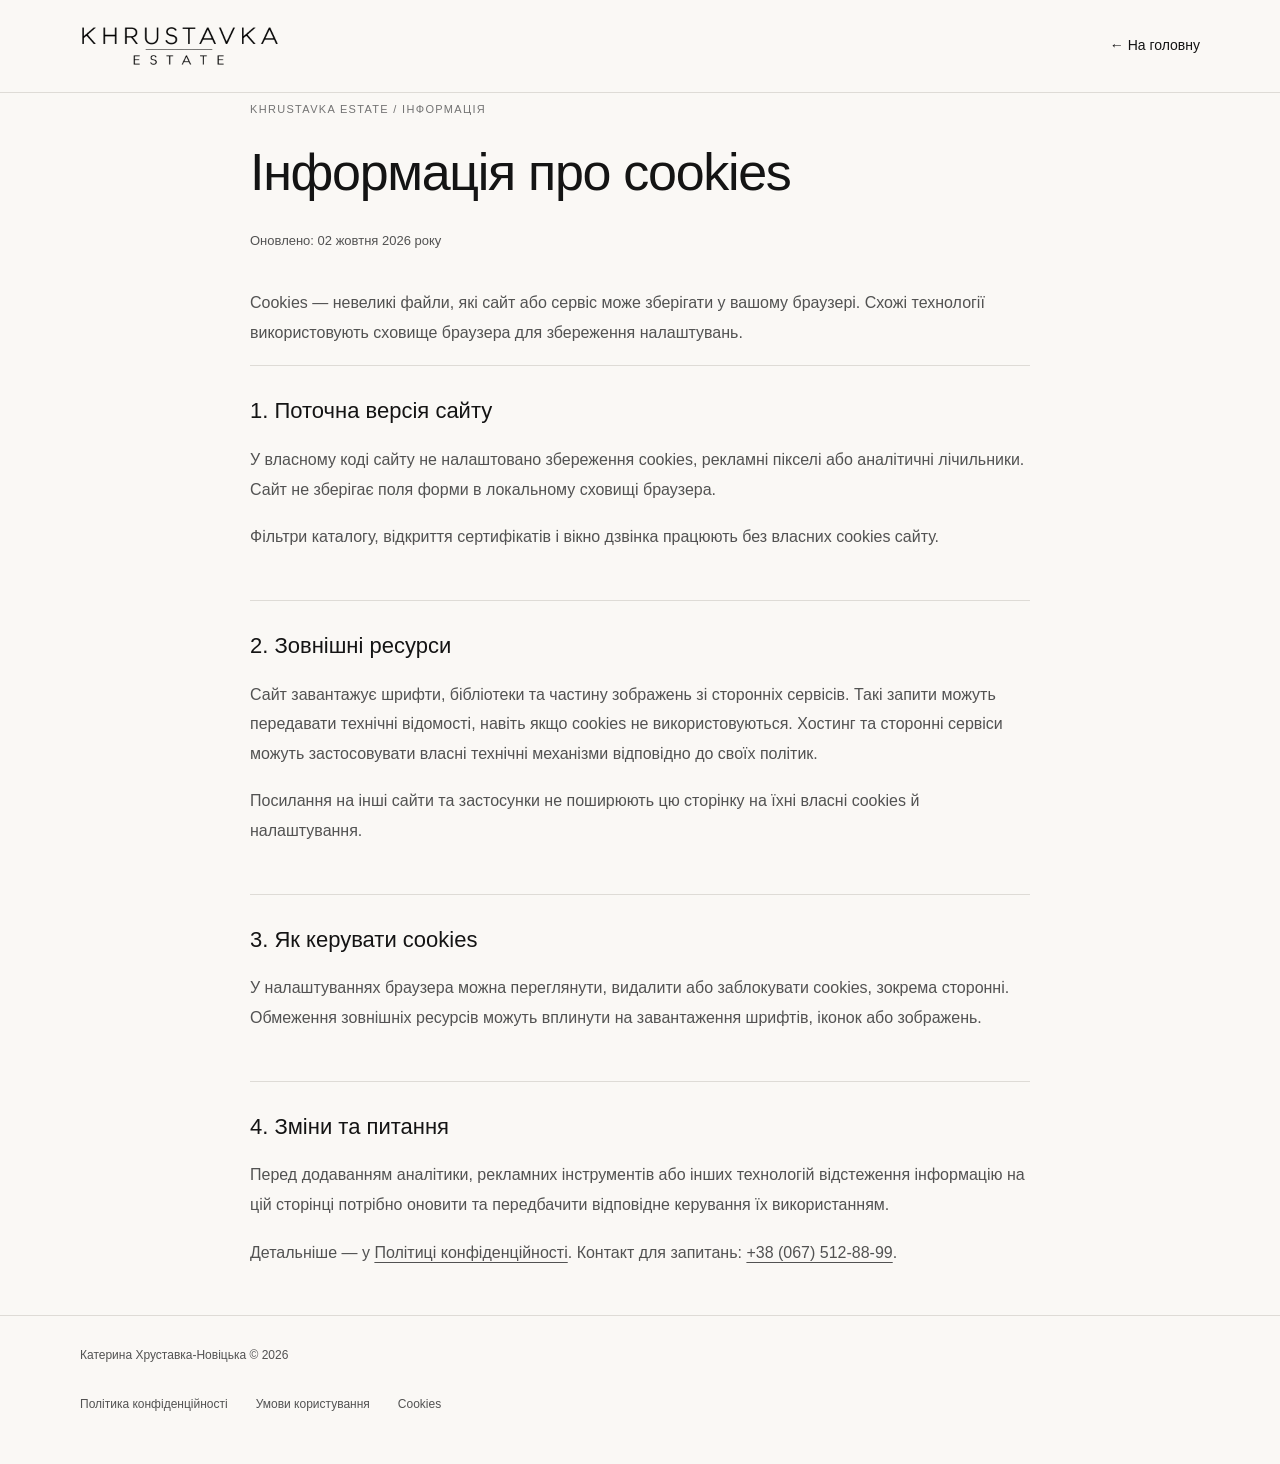
<file: cookies.html>
<!DOCTYPE html><html lang="uk"><head><meta charset="UTF-8"><meta name="viewport" content="width=device-width,initial-scale=1"><title>Інформація про cookies | Khrustavka Estate</title><link rel="icon" href="/favicon.ico"><link rel="stylesheet" href="/legal.css"></head><body><header><div class="wrap"><a href="/" aria-label="Khrustavka Estate — на головну"><img src="/khrustavka-logo-v3.png" width="1200" height="248" alt="Khrustavka Estate"></a><a class="home" href="/">← На головну</a></div></header><main class="wrap"><span class="eyebrow">Khrustavka Estate / Інформація</span><h1>Інформація про cookies</h1><p class="date">Оновлено: 02 жовтня 2026 року</p><p>Cookies — невеликі файли, які сайт або сервіс може зберігати у вашому браузері. Схожі технології використовують сховище браузера для збереження налаштувань.</p>
<section><h2>1. Поточна версія сайту</h2><p>У власному коді сайту не налаштовано збереження cookies, рекламні пікселі або аналітичні лічильники. Сайт не зберігає поля форми в локальному сховищі браузера.</p><p>Фільтри каталогу, відкриття сертифікатів і вікно дзвінка працюють без власних cookies сайту.</p></section>
<section><h2>2. Зовнішні ресурси</h2><p>Сайт завантажує шрифти, бібліотеки та частину зображень зі сторонніх сервісів. Такі запити можуть передавати технічні відомості, навіть якщо cookies не використовуються. Хостинг та сторонні сервіси можуть застосовувати власні технічні механізми відповідно до своїх політик.</p><p>Посилання на інші сайти та застосунки не поширюють цю сторінку на їхні власні cookies й налаштування.</p></section>
<section><h2>3. Як керувати cookies</h2><p>У налаштуваннях браузера можна переглянути, видалити або заблокувати cookies, зокрема сторонні. Обмеження зовнішніх ресурсів можуть вплинути на завантаження шрифтів, іконок або зображень.</p></section>
<section><h2>4. Зміни та питання</h2><p>Перед додаванням аналітики, рекламних інструментів або інших технологій відстеження інформацію на цій сторінці потрібно оновити та передбачити відповідне керування їх використанням.</p><p>Детальніше — у <a href="/privacy.html">Політиці конфіденційності</a>. Контакт для запитань: <a href="tel:+380675128899">+38 (067) 512-88-99</a>.</p></section></main><footer><div class="wrap"><span>Катерина Хруставка-Новіцька © 2026</span><nav class="legal-footer" aria-label="Правова інформація"><a href="/privacy.html">Політика конфіденційності</a><a href="/terms.html">Умови користування</a><a href="/cookies.html">Cookies</a></nav></div></footer></body></html>
</file>
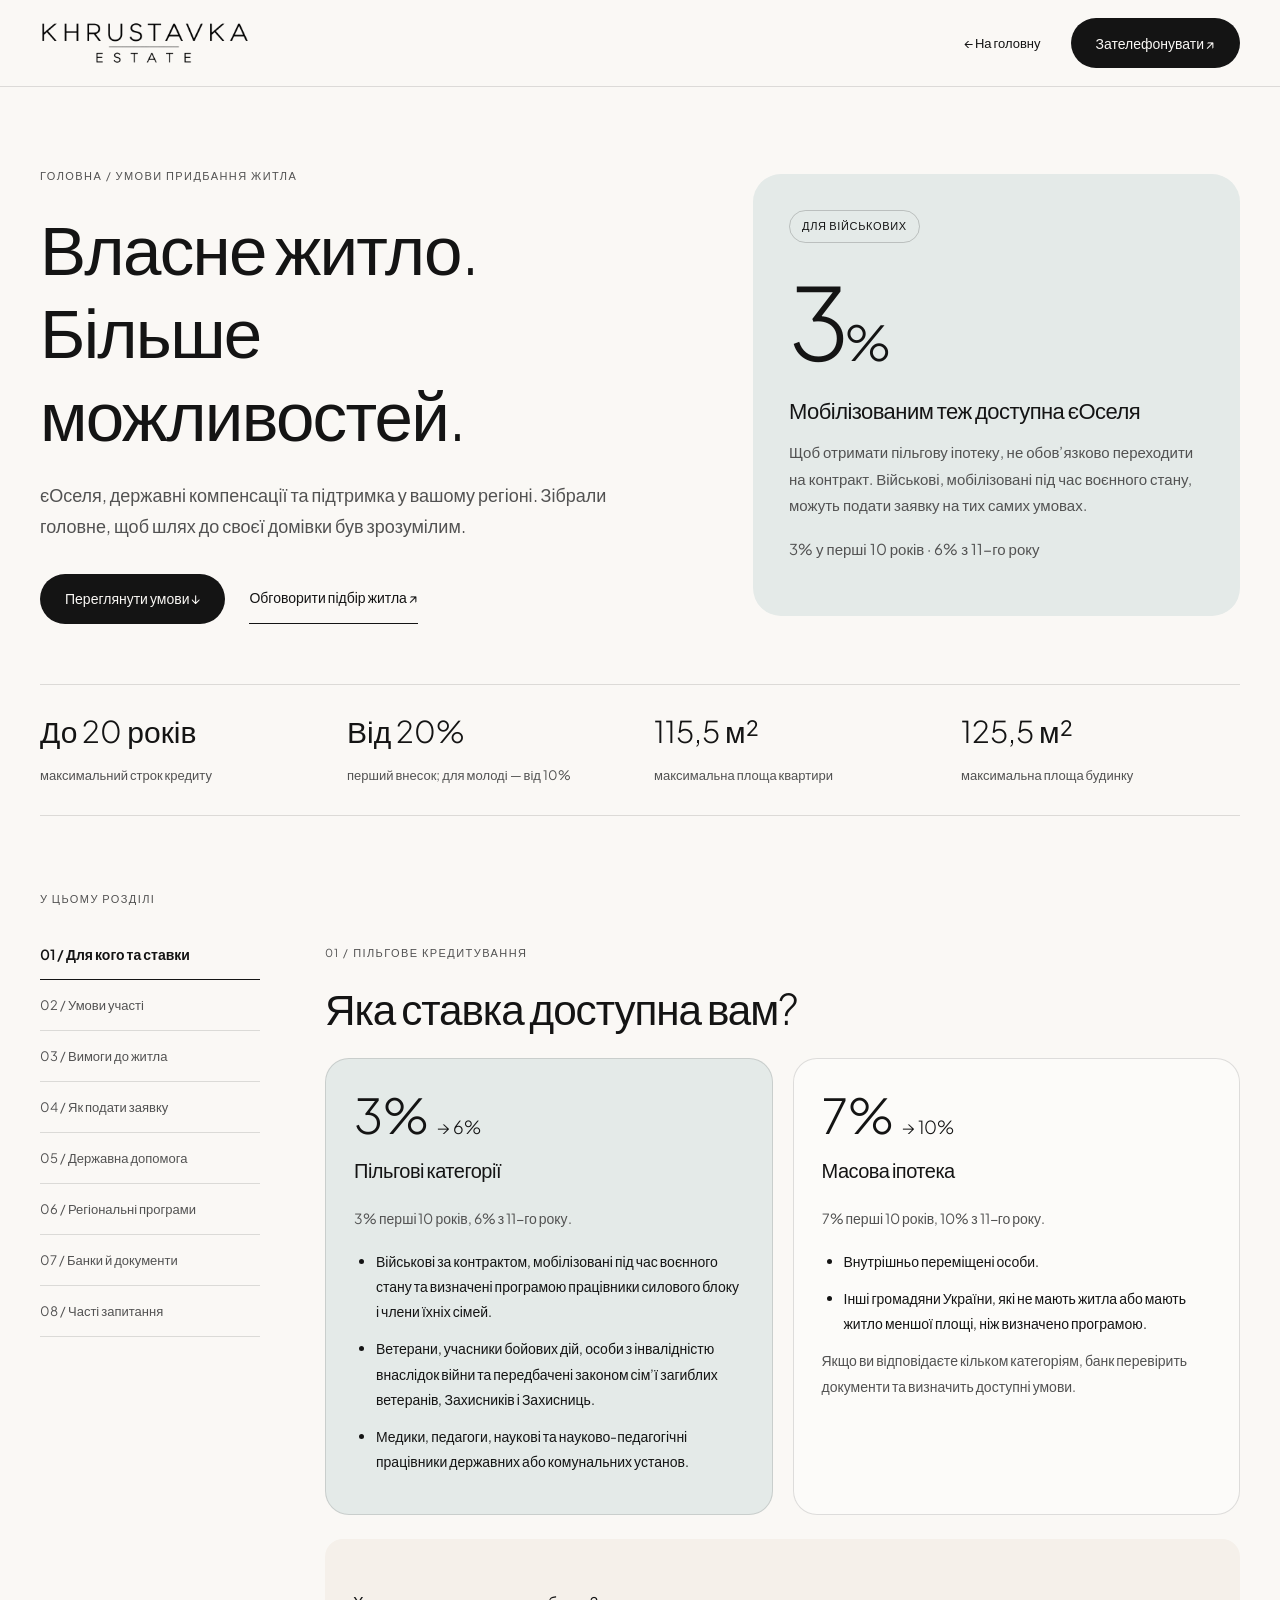
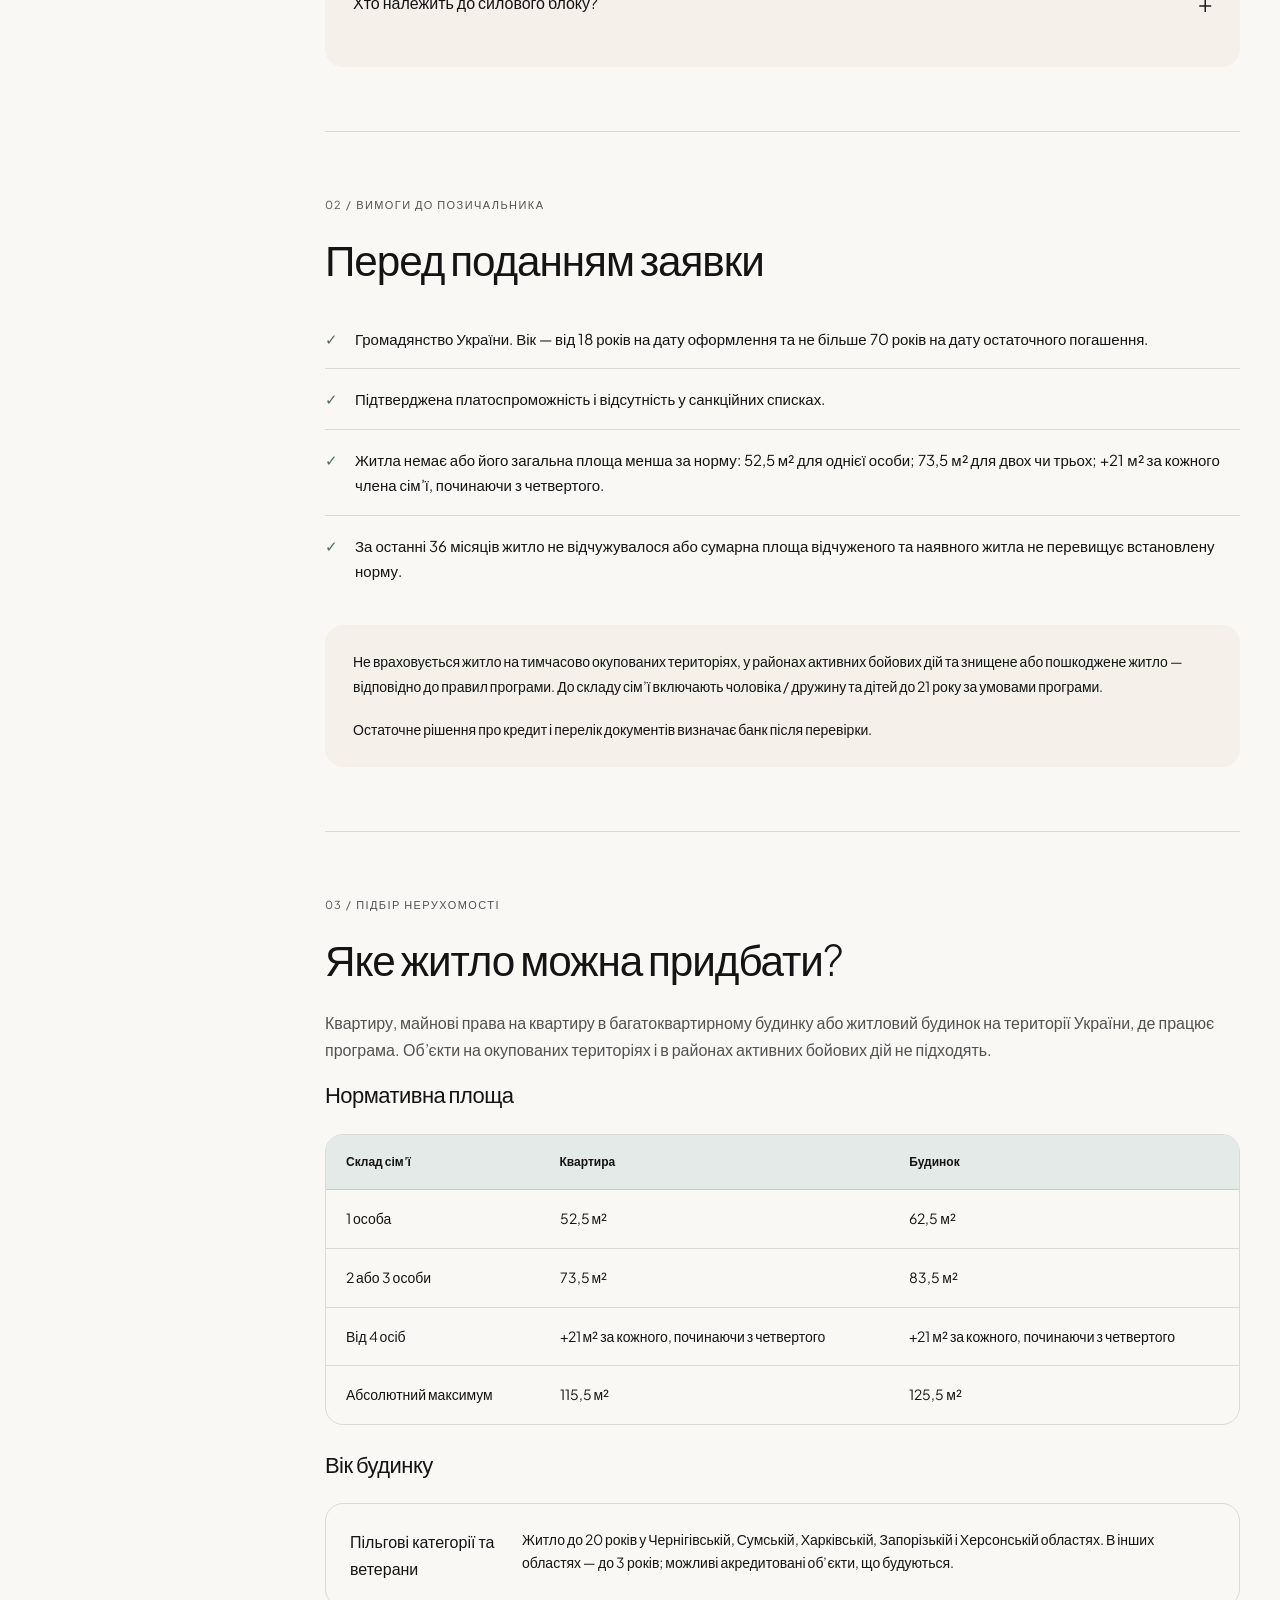
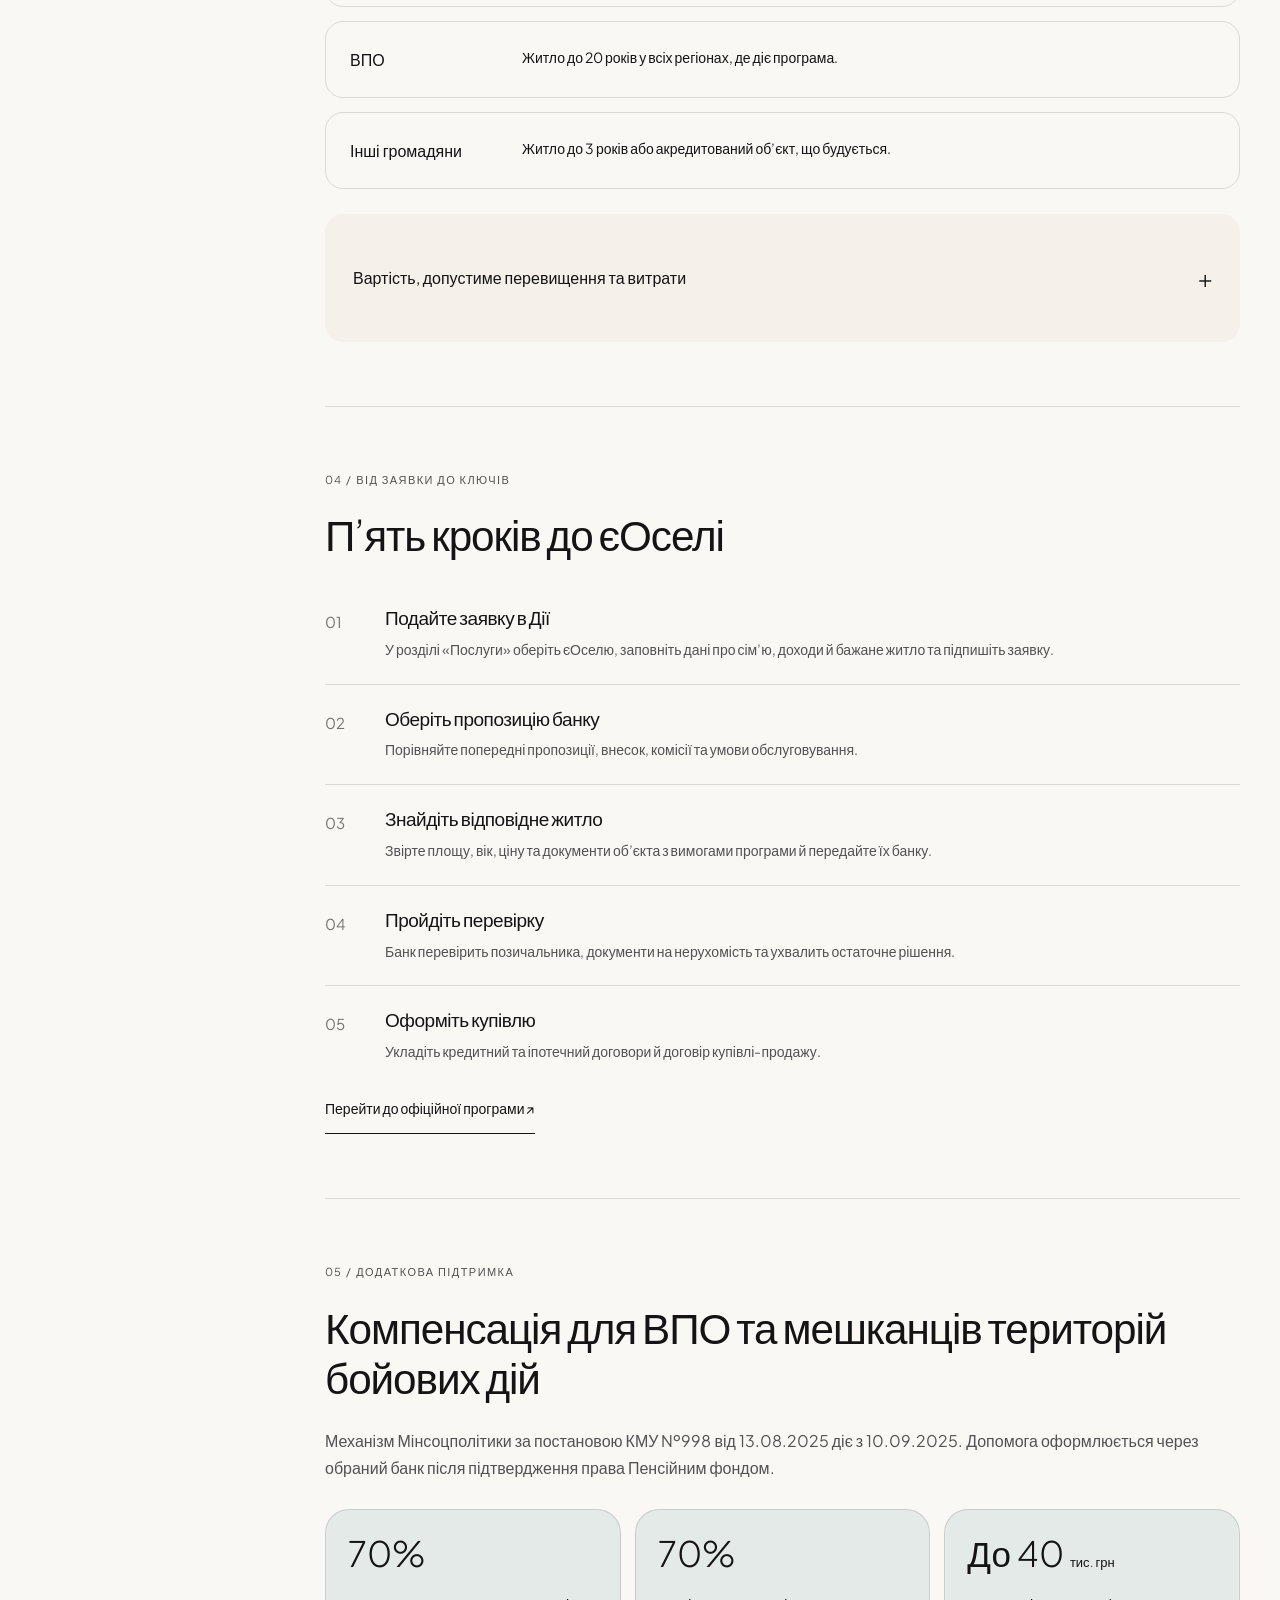
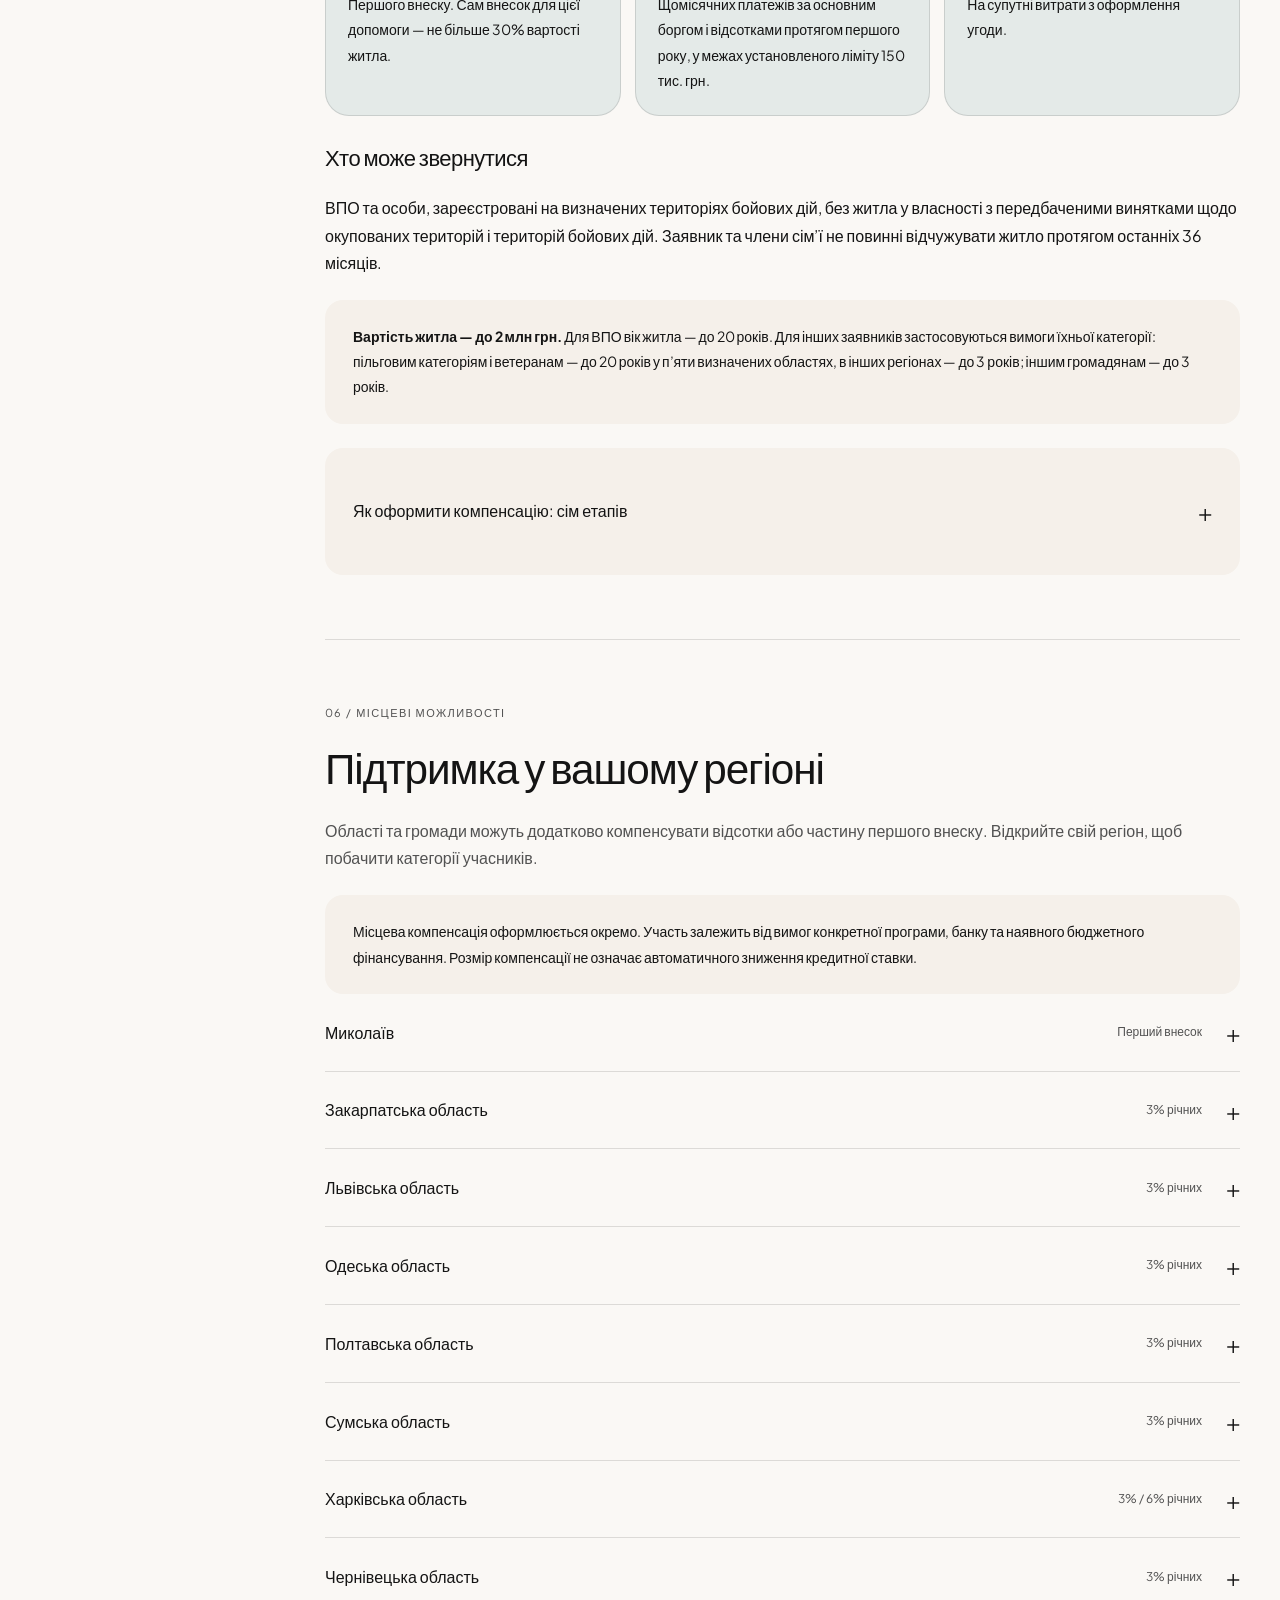
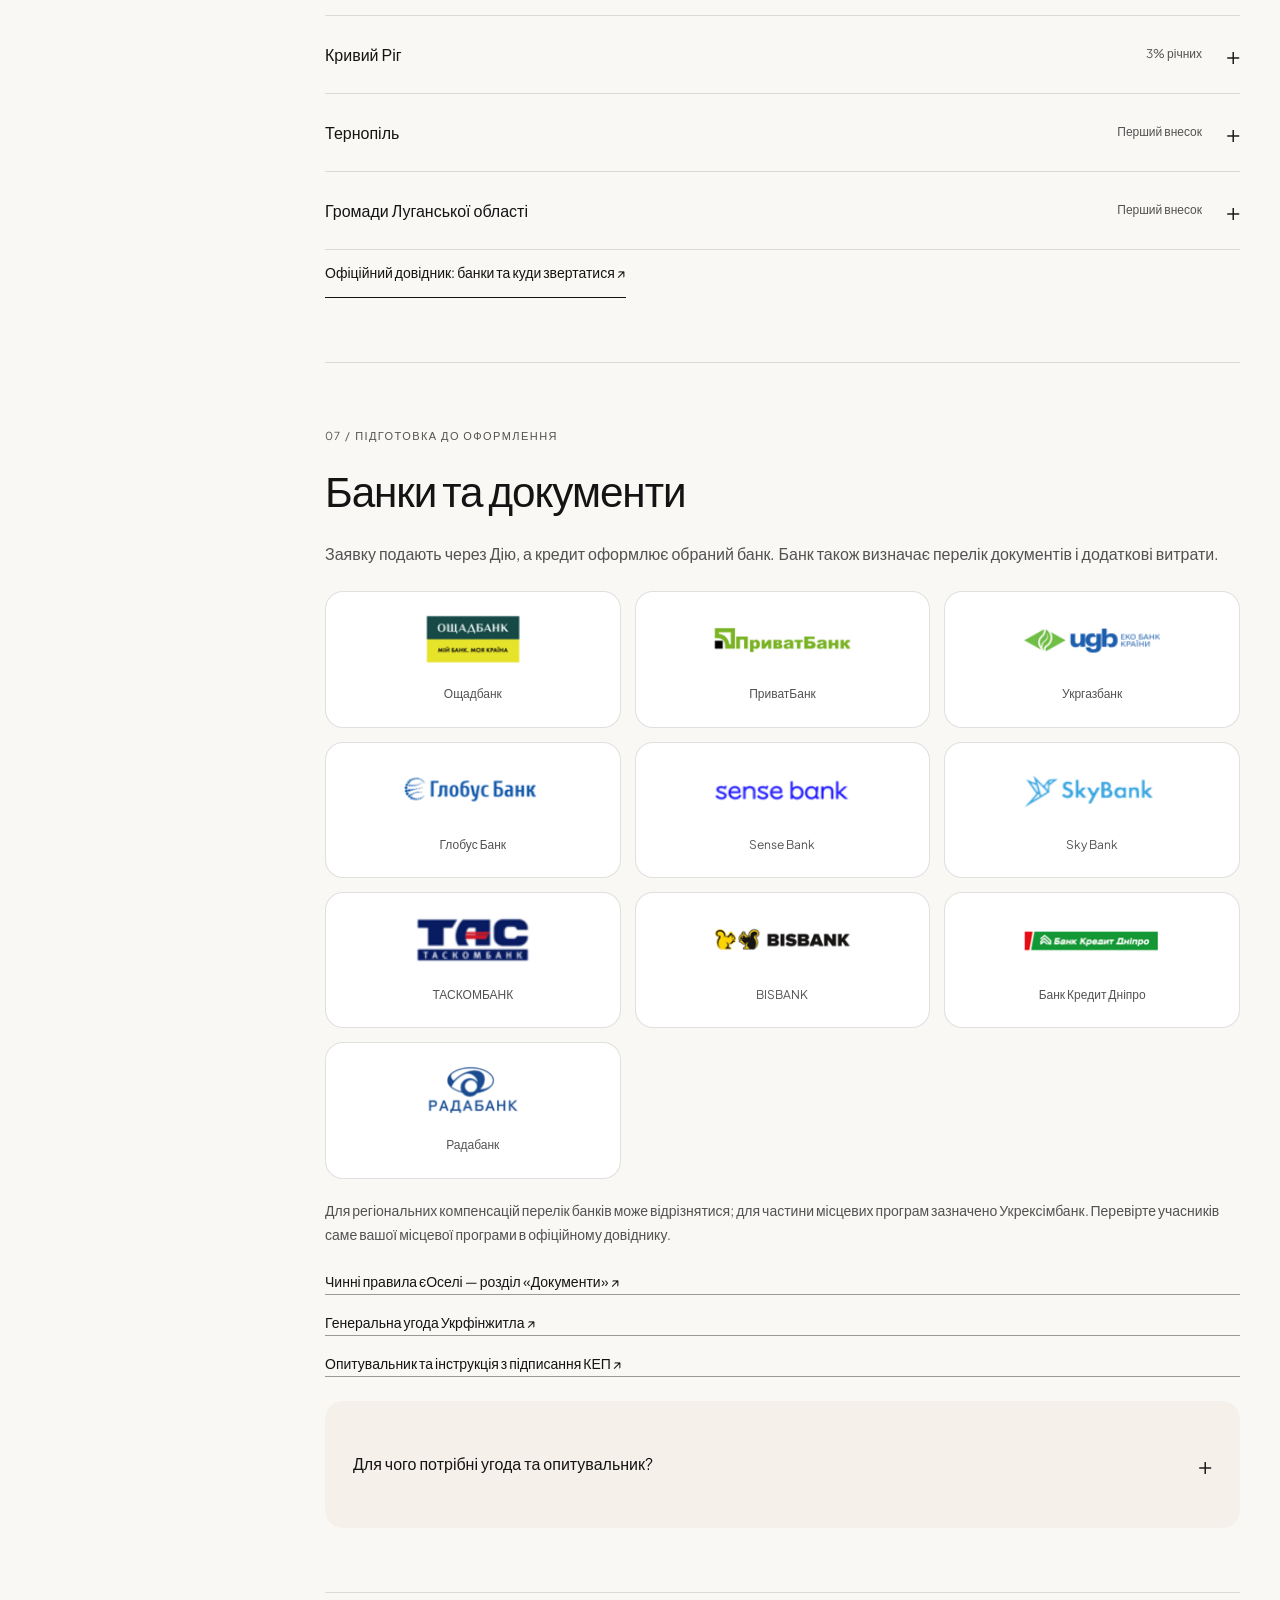
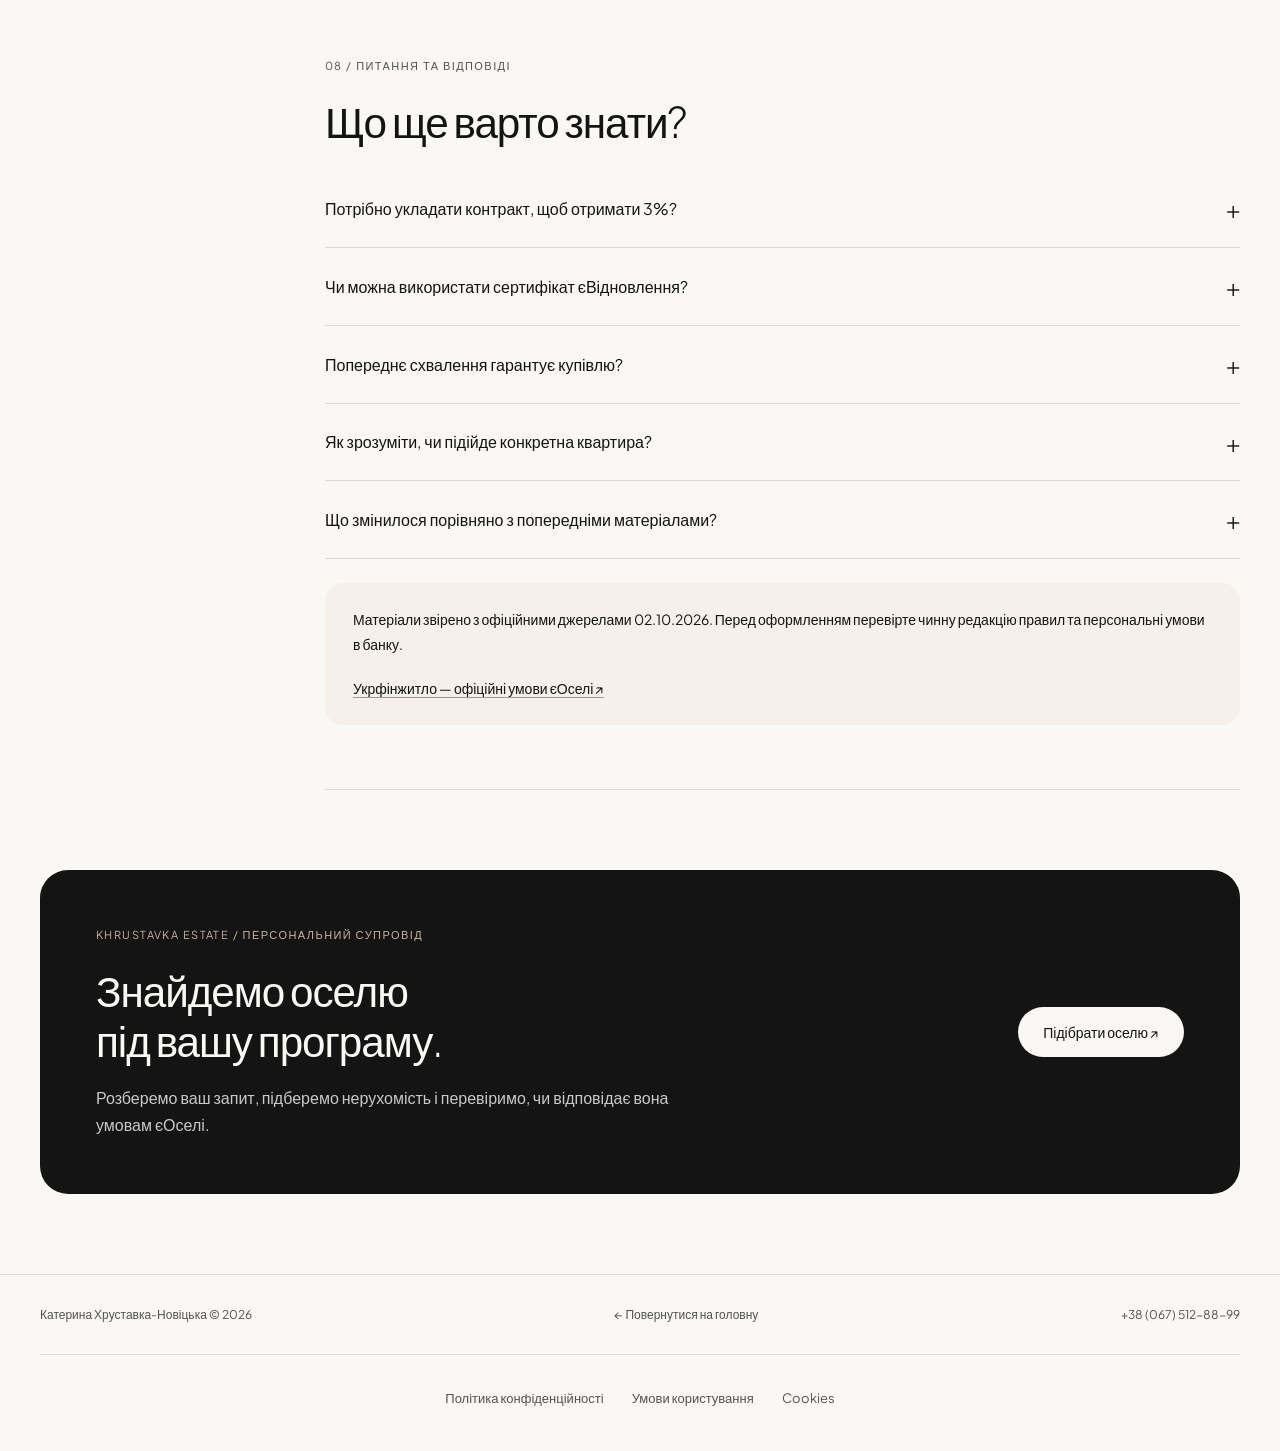
<file: housing.html>
<!DOCTYPE html>
<html lang="uk">
<head>
<meta charset="UTF-8">
<meta name="viewport" content="width=device-width, initial-scale=1">
<title>єОселя та умови купівлі житла | Khrustavka Estate</title>
<meta name="description" content="єОселя для військових, мобілізованих, ветеранів та ВПО. Ставки, вимоги до житла, державні й місцеві компенсації та кроки подання заявки.">
<link rel="icon" href="/favicon.ico" sizes="any">
<link rel="icon" type="image/svg+xml" href="/favicon.svg">
<link rel="apple-touch-icon" href="/apple-touch-icon.png">
<link rel="preconnect" href="https://fonts.googleapis.com">
<link rel="preconnect" href="https://fonts.gstatic.com" crossorigin>
<link href="https://fonts.googleapis.com/css2?family=Plus+Jakarta+Sans:wght@300;400;500;600;700&display=swap" rel="stylesheet">
<style>
:root{--sand:#FAF8F5;--sage:#E4EAE8;--ink:#141414;--muted:#525252;--line:rgba(20,20,20,.13)}
*{box-sizing:border-box}html{scroll-behavior:smooth;scroll-padding-top:110px}body{margin:0;background:var(--sand);color:var(--ink);font-family:'Plus Jakarta Sans',Arial,sans-serif;font-size:16px;line-height:1.7;-webkit-font-smoothing:antialiased}a{color:inherit;text-decoration:none}button,a,summary{-webkit-tap-highlight-color:transparent}a:focus-visible,summary:focus-visible{outline:2px solid #525252;outline-offset:5px;border-radius:4px}p{margin:0 0 18px}h1,h2,h3{font-weight:400;line-height:1.2;margin:0 0 24px;letter-spacing:-.025em}h1{font-size:clamp(42px,5.4vw,72px);font-weight:300}h2{font-size:clamp(30px,3.3vw,44px);font-weight:300}h3{font-size:22px}ul,ol{padding-left:22px;margin:0}li{margin:12px 0}.wrap{width:min(1200px,calc(100% - 80px));margin:auto}.muted{color:var(--muted)}.eyebrow{display:block;font-size:11px;letter-spacing:.13em;text-transform:uppercase;margin-bottom:20px;color:var(--muted)}.top{position:sticky;top:0;z-index:20;padding:18px 0;background:rgba(250,248,245,.93);backdrop-filter:blur(18px);border-bottom:1px solid var(--line)}.top-inner{display:flex;align-items:center;justify-content:space-between;gap:24px}.logo{width:210px;height:auto;display:block}.top-links{display:flex;align-items:center;gap:30px;font-size:13px}.button{display:inline-flex;align-items:center;justify-content:center;gap:24px;background:var(--ink);color:var(--sand);min-height:50px;padding:13px 25px;border-radius:50px;font-size:14px;line-height:1.5;transition:background .2s}.button:hover{background:#373737}.text-link{display:inline-flex;align-items:center;justify-content:space-between;gap:24px;min-height:48px;border-bottom:1px solid var(--ink);font-size:14px}.hero{padding:80px 0 64px}.hero-grid{display:grid;grid-template-columns:1.3fr 1fr;gap:80px;align-items:center}.hero p{max-width:600px;color:var(--muted);font-size:18px;line-height:1.75}.hero-actions{display:flex;flex-wrap:wrap;gap:24px;margin-top:32px}.hero-card{background:var(--sage);border-radius:28px;padding:36px}.hero-card .number{font-size:100px;font-weight:300;line-height:1.1;letter-spacing:-.045em;margin:22px 0}.hero-card .number small{font-size:48px}.hero-card p{font-size:15px}.hero-card h3{margin-bottom:16px}.hero-card .stamp{display:inline-block;padding:6px 12px;border:1px solid rgba(20,20,20,.2);border-radius:50px;font-size:11px;letter-spacing:.06em}.facts{display:grid;grid-template-columns:repeat(4,1fr);border-top:1px solid var(--line);border-bottom:1px solid var(--line);padding:28px 0;gap:28px;margin-top:60px}.facts strong{display:block;font-size:30px;font-weight:300;line-height:1.25;margin-bottom:10px}.facts span{font-size:13px;color:var(--muted)}.layout{display:grid;grid-template-columns:220px minmax(0,1fr);gap:65px;padding:10px 0 80px}.contents{position:sticky;top:118px;align-self:start}.contents a{display:block;border-bottom:1px solid var(--line);padding:14px 0;font-size:13px;color:var(--muted)}.contents a:hover{color:var(--ink)}.content section{padding:64px 0;border-bottom:1px solid var(--line);scroll-margin-top:110px}.content section:first-child{padding-top:54px}.two{display:grid;grid-template-columns:repeat(2,minmax(0,1fr));gap:20px}.card{border:1px solid var(--line);padding:28px;border-radius:24px;background:rgba(255,255,255,.4)}.card.sage{background:var(--sage)}.card .rate{font-size:48px;font-weight:300;line-height:1.15;margin-bottom:16px}.card .rate small{font-size:18px}.card p,.card li{font-size:14px;line-height:1.8}.card h3{font-size:20px}.notice{padding:24px 28px;background:#F5F0EA;border-radius:18px;margin-top:24px;font-size:14px;line-height:1.8}.notice p:last-child{margin-bottom:0}.notice a,.detail-body a,.source-links a{border-bottom:1px solid #999}.checklist{list-style:none;padding:0}.checklist li{position:relative;padding:17px 0 17px 30px;border-bottom:1px solid var(--line);margin:0;font-size:15px}.checklist li:before{content:'✓';position:absolute;left:0;color:#526b61}.checklist li:last-child{border:0}.table-scroll{max-width:100%;overflow:auto;margin:26px 0;border:1px solid var(--line);border-radius:18px}table{border-collapse:collapse;width:100%;font-size:14px}th,td{padding:17px 20px;text-align:left;border-bottom:1px solid var(--line);vertical-align:top}th{font-size:12px;font-weight:600;background:var(--sage)}tr:last-child td{border:0}.age-cards{display:grid;gap:14px;margin:25px 0}.age-card{display:grid;grid-template-columns:150px 1fr;gap:22px;border:1px solid var(--line);border-radius:18px;padding:24px}.age-card strong{font-weight:500}.age-card p{margin:0;font-size:14px}.steps{list-style:none;padding:0;counter-reset:step}.steps li{counter-increment:step;display:grid;grid-template-columns:45px 1fr;gap:15px;margin:0;padding:22px 0;border-bottom:1px solid var(--line)}.steps li:before{content:counter(step,decimal-leading-zero);font-size:15px;color:#737373;padding-top:3px}.steps li:last-child{border:0}.steps h3{font-size:19px;margin:0 0 9px}.steps p{font-size:14px;color:var(--muted);margin:0}.support-grid{display:grid;grid-template-columns:repeat(3,minmax(0,1fr));gap:14px;margin:28px 0}.support-grid .card{padding:22px}.support-grid strong{display:block;font-size:35px;line-height:1.2;font-weight:300;margin-bottom:18px}.support-grid p{margin:0}.support-grid small{font-size:13px}.regional details, .questions details{border-bottom:1px solid var(--line)}summary{cursor:pointer;list-style:none;display:flex;align-items:center;gap:18px;min-height:76px;padding:18px 0;font-size:16px}summary::-webkit-details-marker{display:none}summary:after{content:'+';font-size:24px;font-weight:300;margin-left:auto;flex-shrink:0}details[open]>summary:after{content:'−'}summary .region-rate{font-size:12px;color:var(--muted);margin-left:auto;white-space:nowrap}summary:has(.region-rate):after{margin-left:6px}.detail-body{padding:0 10px 22px 0;font-size:14px;line-height:1.85}.detail-body p:last-child{margin-bottom:0}.bank-list{display:flex;flex-wrap:wrap;gap:10px;margin-top:24px}.bank-list span{border:1px solid var(--line);border-radius:50px;padding:9px 15px;font-size:13px}.source-links{display:grid;gap:16px;margin:24px 0;font-size:14px}.consult{background:var(--ink);color:var(--sand);padding:56px;border-radius:28px;display:grid;grid-template-columns:1fr auto;align-items:center;gap:40px;margin:0 auto 80px}.consult h2{margin-bottom:18px}.consult p{color:#c9c9c9;max-width:600px;margin:0}.consult .button{background:var(--sand);color:var(--ink)}footer{border-top:1px solid var(--line);padding:30px 0;font-size:12px;color:var(--muted)}footer .wrap{display:flex;justify-content:space-between;gap:20px;flex-wrap:wrap}.skip{position:absolute;left:20px;top:-100px;background:var(--ink);color:white;padding:12px;z-index:30}.skip:focus{top:10px}
@media(max-width:1000px){.wrap{width:calc(100% - 48px)}.hero-grid{gap:35px}.layout{grid-template-columns:170px minmax(0,1fr);gap:32px}.support-grid{grid-template-columns:1fr}.support-grid .card{display:flex;align-items:center;gap:24px}.support-grid strong{min-width:100px;margin:0}.consult{padding:36px}.top-links{gap:18px}}
@media(max-width:767px){html{scroll-padding-top:95px}.wrap{width:calc(100% - 40px)}.top{padding:15px 0}.logo{width:156px}.top-links .back{display:none}.top-links .button{font-size:12px;padding:10px 15px;min-height:44px}.top-inner{gap:10px}.hero{padding:46px 0 36px}h1{font-size:clamp(34px,9vw,46px);line-height:1.16;letter-spacing:-.018em}h2{font-size:29px;line-height:1.28;letter-spacing:-.015em}h3{line-height:1.4}.hero-grid{grid-template-columns:1fr;gap:30px}.hero p{font-size:16px}.hero-card{padding:28px}.hero-card .number{font-size:82px}.hero-actions{flex-direction:column;align-items:stretch;gap:14px;margin-top:25px}.hero-actions .text-link{justify-content:center}.facts{grid-template-columns:1fr 1fr;gap:28px 20px;margin-top:35px}.facts strong{font-size:26px}.layout{display:block;padding-bottom:48px}.contents{position:relative;top:auto;margin:0 0 10px}.contents .eyebrow{margin-bottom:10px}.contents nav{display:flex;gap:10px;overflow-x:auto;padding:0 0 12px;max-width:100%;scrollbar-width:thin}.contents a{flex-shrink:0;padding:10px 16px;border:1px solid var(--line);border-radius:50px;min-height:44px;background:rgba(255,255,255,.6);white-space:nowrap}.content section,.content section:first-child{padding:42px 0;scroll-margin-top:90px}.two{grid-template-columns:1fr}.card{padding:25px}.notice{padding:22px}.age-card{grid-template-columns:1fr;gap:12px;padding:22px}.support-grid .card{display:block}.support-grid strong{margin-bottom:12px}.steps li{grid-template-columns:30px 1fr;gap:12px}.table-scroll{margin:22px 0}th,td{padding:14px 12px;font-size:12px}summary{font-size:15px;line-height:1.6;gap:10px;flex-wrap:wrap;position:relative;padding-right:28px}summary:after{position:absolute;right:0;top:22px}summary .region-rate{margin-left:0;font-size:11px}summary:has(.region-rate):after{margin-left:0}.consult{grid-template-columns:1fr;padding:30px 25px;gap:25px;margin-bottom:48px}.consult p{font-size:14px}footer .wrap{flex-direction:column;gap:14px}body{overflow-wrap:break-word}.eyebrow{letter-spacing:.09em}.source-links a{overflow-wrap:anywhere}}
@media(prefers-reduced-motion:reduce){html{scroll-behavior:auto}*{transition:none!important}}

button{font-family:inherit;cursor:pointer}.button{border:0}button:focus-visible{outline:2px solid #525252;outline-offset:5px}
.bank-list{display:grid;grid-template-columns:repeat(3,minmax(0,1fr));gap:14px}.bank-card{display:flex;flex-direction:column;align-items:center;justify-content:center;gap:18px;min-height:130px;border:1px solid var(--line);border-radius:18px;background:#fff;padding:22px 16px}.bank-mark{display:block;width:140px;max-width:100%;height:52px;overflow:hidden}.bank-list .bank-card span{padding:0;border:0;border-radius:0;text-align:center;font-size:12px;color:var(--muted)}
.call-dialog{border:1px solid var(--line);border-radius:28px;padding:44px;width:min(460px,calc(100% - 40px));max-height:calc(100dvh - 40px);overflow:auto;background:var(--sand);color:var(--ink);box-shadow:0 30px 90px rgba(0,0,0,.2)}.call-dialog::backdrop{background:rgba(20,20,20,.5);backdrop-filter:blur(5px)}.call-dialog h2{font-size:32px;line-height:1.25;margin:18px 0}.call-dialog p{font-size:14px;color:var(--muted)}.call-dialog .eyebrow{padding-right:25px}.dialog-close{position:absolute;top:16px;right:16px;width:44px;height:44px;display:flex;align-items:center;justify-content:center;border:1px solid var(--line);border-radius:50%;background:transparent;color:var(--ink);font-size:25px;line-height:1}.call-icon{width:52px;height:52px;border-radius:50%;background:var(--sage);display:flex;align-items:center;justify-content:center;margin-top:10px}.call-number{display:block;font-size:clamp(22px,5.6vw,28px);font-weight:400;letter-spacing:-.01em;line-height:1.4;margin:27px 0 22px;white-space:nowrap}.call-dialog .button{width:100%;gap:14px}.call-dialog .person{padding-bottom:20px;border-bottom:1px solid var(--line)}.call-dialog .person strong{display:block;font-size:15px;font-weight:500;margin-bottom:5px}.call-dialog .person span{font-size:12px;color:var(--muted)}.call-dialog .hint{font-size:12px;line-height:1.6;margin:16px 0 0;text-align:center}
@media(max-width:767px){.bank-list{grid-template-columns:repeat(2,minmax(0,1fr));gap:12px}.bank-card{min-height:122px;padding:18px 12px;gap:12px}.bank-mark{width:118px;height:45px}.call-dialog{padding:34px 25px}.call-dialog h2{font-size:27px}.call-dialog .eyebrow{font-size:10px}}
.legal-footer{max-width:1200px;margin:28px auto 0;padding-top:22px;border-top:1px solid rgba(20,20,20,.12);display:flex;flex-wrap:wrap;justify-content:center;gap:12px 28px;font-size:13px;line-height:1.6;color:#525252}.legal-footer a{display:inline-flex;align-items:center;min-height:44px;text-decoration:none}.legal-footer a:hover{text-decoration:underline;text-underline-offset:4px}.legal-footer a:focus-visible{outline:2px solid #525252;outline-offset:4px}@media(max-width:767px){.legal-footer{gap:4px 20px;padding-top:16px;font-size:12px}}

.contents a{line-height:22px;transition:color .2s,font-size .2s,background-color .2s,border-color .2s}.contents a.is-active{font-weight:600;font-size:14px;color:var(--ink);border-bottom-color:var(--ink)}
@media(max-width:767px){.contents a.is-active{font-size:14px;background:var(--sage);border-color:#A4B8B3}.contents a{transition:color .2s,background-color .2s,border-color .2s}}
@media(prefers-reduced-motion:reduce){.contents a{transition:none}}
</style>
</head>
<body>
<a class="skip" href="#rates">Перейти до умов програми</a>
<header class="top"><div class="wrap top-inner"><a href="/" aria-label="Khrustavka Estate — на головну"><img class="logo" src="/khrustavka-logo-v3.png" width="1200" height="248" alt="Khrustavka Estate"></a><div class="top-links"><a class="back" href="/">← На головну</a><a class="button" href="tel:+380675128899">Зателефонувати ↗</a></div></div></header>
<main>
<section class="hero wrap" aria-labelledby="page-title">
<div class="hero-grid"><div><a class="eyebrow" href="/">Головна / Умови придбання житла</a><h1 id="page-title">Власне житло.<br>Більше можливостей.</h1><p>єОселя, державні компенсації та підтримка у вашому регіоні. Зібрали головне, щоб шлях до своєї домівки був зрозумілим.</p><div class="hero-actions"><a class="button" href="#rates">Переглянути умови ↓</a><a class="text-link" href="/#contact">Обговорити підбір житла ↗</a></div></div>
<aside class="hero-card" aria-label="Умови для мобілізованих"><span class="stamp">ДЛЯ ВІЙСЬКОВИХ</span><div class="number">3<small>%</small></div><h3>Мобілізованим теж доступна єОселя</h3><p>Щоб отримати пільгову іпотеку, не обов’язково переходити на контракт. Військові, мобілізовані під час воєнного стану, можуть подати заявку на тих самих умовах.</p><p class="muted">3% у перші 10 років · 6% з 11-го року</p></aside></div>
<div class="facts"><div><strong>До 20 років</strong><span>максимальний строк кредиту</span></div><div><strong>Від 20%</strong><span>перший внесок; для молоді — від 10%</span></div><div><strong>115,5 м²</strong><span>максимальна площа квартири</span></div><div><strong>125,5 м²</strong><span>максимальна площа будинку</span></div></div>
</section>
<div class="wrap layout">
<aside class="contents"><span class="eyebrow">У цьому розділі</span><nav aria-label="Зміст сторінки"><a href="#rates">01 / Для кого та ставки</a><a href="#eligibility">02 / Умови участі</a><a href="#property">03 / Вимоги до житла</a><a href="#application">04 / Як подати заявку</a><a href="#compensation">05 / Державна допомога</a><a href="#regions">06 / Регіональні програми</a><a href="#documents">07 / Банки й документи</a><a href="#questions">08 / Часті запитання</a></nav></aside>
<div class="content">
<section id="rates"><span class="eyebrow">01 / Пільгове кредитування</span><h2>Яка ставка доступна вам?</h2><div class="two">
<article class="card sage"><div class="rate">3% <small>→ 6%</small></div><h3>Пільгові категорії</h3><p class="muted">3% перші 10 років, 6% з 11-го року.</p><ul><li>Військові за контрактом, мобілізовані під час воєнного стану та визначені програмою працівники силового блоку і члени їхніх сімей.</li><li>Ветерани, учасники бойових дій, особи з інвалідністю внаслідок війни та передбачені законом сім’ї загиблих ветеранів, Захисників і Захисниць.</li><li>Медики, педагоги, наукові та науково-педагогічні працівники державних або комунальних установ.</li></ul></article>
<article class="card"><div class="rate">7% <small>→ 10%</small></div><h3>Масова іпотека</h3><p class="muted">7% перші 10 років, 10% з 11-го року.</p><ul><li>Внутрішньо переміщені особи.</li><li>Інші громадяни України, які не мають житла або мають житло меншої площі, ніж визначено програмою.</li></ul><p class="muted">Якщо ви відповідаєте кільком категоріям, банк перевірить документи та визначить доступні умови.</p></article></div>
<details class="notice"><summary>Хто належить до силового блоку?</summary><div class="detail-body"><p>Програмою охоплені визначені категорії військовослужбовців ЗСУ, СБУ, Служби зовнішньої розвідки, ГУР, Національної гвардії, Держприкордонслужби, Управління державної охорони, Держспецзв’язку та Держспецтрансслужби; працівники військових прокуратур, ДСНС, Служби судової охорони, поліцейські, визначені категорії НАБУ, ДБР і БЕБ та члени їхніх сімей.</p><p>Точну посаду, статус служби та підтвердні документи звіряють із чинними правилами програми.</p></div></details>
</section>
<section id="eligibility"><span class="eyebrow">02 / Вимоги до позичальника</span><h2>Перед поданням заявки</h2><ul class="checklist"><li>Громадянство України. Вік — від 18 років на дату оформлення та не більше 70 років на дату остаточного погашення.</li><li>Підтверджена платоспроможність і відсутність у санкційних списках.</li><li>Житла немає або його загальна площа менша за норму: 52,5 м² для однієї особи; 73,5 м² для двох чи трьох; +21 м² за кожного члена сім’ї, починаючи з четвертого.</li><li>За останні 36 місяців житло не відчужувалося або сумарна площа відчуженого та наявного житла не перевищує встановлену норму.</li></ul><div class="notice"><p>Не враховується житло на тимчасово окупованих територіях, у районах активних бойових дій та знищене або пошкоджене житло — відповідно до правил програми. До складу сім’ї включають чоловіка / дружину та дітей до 21 року за умовами програми.</p><p>Остаточне рішення про кредит і перелік документів визначає банк після перевірки.</p></div></section>
<section id="property"><span class="eyebrow">03 / Підбір нерухомості</span><h2>Яке житло можна придбати?</h2><p class="muted">Квартиру, майнові права на квартиру в багатоквартирному будинку або житловий будинок на території України, де працює програма. Об’єкти на окупованих територіях і в районах активних бойових дій не підходять.</p>
<h3>Нормативна площа</h3><div class="table-scroll" tabindex="0" role="region" aria-label="Нормативна площа житла"><table><thead><tr><th scope="col">Склад сім’ї</th><th scope="col">Квартира</th><th scope="col">Будинок</th></tr></thead><tbody><tr><td>1 особа</td><td>52,5 м²</td><td>62,5 м²</td></tr><tr><td>2 або 3 особи</td><td>73,5 м²</td><td>83,5 м²</td></tr><tr><td>Від 4 осіб</td><td>+21 м² за кожного, починаючи з четвертого</td><td>+21 м² за кожного, починаючи з четвертого</td></tr><tr><td>Абсолютний максимум</td><td>115,5 м²</td><td>125,5 м²</td></tr></tbody></table></div>
<h3>Вік будинку</h3><div class="age-cards"><div class="age-card"><strong>Пільгові категорії та ветерани</strong><p>Житло до 20 років у Чернігівській, Сумській, Харківській, Запорізькій і Херсонській областях. В інших областях — до 3 років; можливі акредитовані об’єкти, що будуються.</p></div><div class="age-card"><strong>ВПО</strong><p>Житло до 20 років у всіх регіонах, де діє програма.</p></div><div class="age-card"><strong>Інші громадяни</strong><p>Житло до 3 років або акредитований об’єкт, що будується.</p></div></div>
<details class="notice"><summary>Вартість, допустиме перевищення та витрати</summary><div class="detail-body"><p>Нормативну вартість квадратного метра визначають за регіональним показником Мінрозвитку з коефіцієнтом ×2. Ціна за м² та загальна вартість можуть перевищувати норматив не більш ніж на 10%.</p><p>Для житла віком до 3 років допускається перевищення нормативної площі до 10%; для старшого — ні. Абсолютні межі 115,5 м² для квартири та 125,5 м² для будинку зберігаються. Різницю покупець покриває власними коштами.</p><p>Введене в експлуатацію житло потрібно страхувати. Пам’ятки архітектури не можуть бути предметом іпотеки. Окремо врахуйте оцінку, нотаріуса, банківські комісії та застосовні збори: точні суми залежать від банку й угоди.</p><a href="https://ukrfinzhytlo.in.ua/e-oselia/" target="_blank" rel="noopener noreferrer">Перелік акредитованих новобудов і чинні правила ↗</a></div></details>
</section>
<section id="application"><span class="eyebrow">04 / Від заявки до ключів</span><h2>П’ять кроків до єОселі</h2><ol class="steps"><li><div><h3>Подайте заявку в Дії</h3><p>У розділі «Послуги» оберіть єОселю, заповніть дані про сім’ю, доходи й бажане житло та підпишіть заявку.</p></div></li><li><div><h3>Оберіть пропозицію банку</h3><p>Порівняйте попередні пропозиції, внесок, комісії та умови обслуговування.</p></div></li><li><div><h3>Знайдіть відповідне житло</h3><p>Звірте площу, вік, ціну та документи об’єкта з вимогами програми й передайте їх банку.</p></div></li><li><div><h3>Пройдіть перевірку</h3><p>Банк перевірить позичальника, документи на нерухомість та ухвалить остаточне рішення.</p></div></li><li><div><h3>Оформіть купівлю</h3><p>Укладіть кредитний та іпотечний договори й договір купівлі-продажу.</p></div></li></ol><a class="text-link" href="https://eoselia.diia.gov.ua/" target="_blank" rel="noopener noreferrer">Перейти до офіційної програми ↗</a></section>
<section id="compensation"><span class="eyebrow">05 / Додаткова підтримка</span><h2>Компенсація для ВПО та мешканців територій бойових дій</h2><p class="muted">Механізм Мінсоцполітики за постановою КМУ №998 від 13.08.2025 діє з 10.09.2025. Допомога оформлюється через обраний банк після підтвердження права Пенсійним фондом.</p><div class="support-grid"><article class="card sage"><strong>70%</strong><p>Першого внеску. Сам внесок для цієї допомоги — не більше 30% вартості житла.</p></article><article class="card sage"><strong>70%</strong><p>Щомісячних платежів за основним боргом і відсотками протягом першого року, у межах установленого ліміту 150 тис. грн.</p></article><article class="card sage"><strong>До 40 <small>тис. грн</small></strong><p>На супутні витрати з оформлення угоди.</p></article></div>
<h3>Хто може звернутися</h3><p>ВПО та особи, зареєстровані на визначених територіях бойових дій, без житла у власності з передбаченими винятками щодо окупованих територій і територій бойових дій. Заявник та члени сім’ї не повинні відчужувати житло протягом останніх 36 місяців.</p><div class="notice"><p><strong>Вартість житла — до 2 млн грн.</strong> Для ВПО вік житла — до 20 років. Для інших заявників застосовуються вимоги їхньої категорії: пільговим категоріям і ветеранам — до 20 років у п’яти визначених областях, в інших регіонах — до 3 років; іншим громадянам — до 3 років.</p></div>
<details class="notice"><summary>Як оформити компенсацію: сім етапів</summary><div class="detail-body"><ol><li>Подати заявку на єОселю в Дії.</li><li>Отримати попереднє рішення та обрати банк.</li><li>Подати до банку заяву на державну допомогу.</li><li>Дочекатися підтвердження відповідності умовам від Пенсійного фонду через банк.</li><li>Передати повний пакет документів для остаточного кредитного рішення.</li><li>Після схвалення сплатити власні 30% першого внеску; банк повідомить про надходження державної частини та дату угоди.</li><li>Підписати договір купівлі-продажу та договори з банком.</li></ol><p>Під час отримання цієї компенсації не можна одночасно отримувати допомогу ВПО на проживання чи субсидію на оренду. Прострочення платежів впливає на виплату допомоги.</p><a href="https://ukrfinzhytlo.in.ua/page_summary/" target="_blank" rel="noopener noreferrer">Умови державної допомоги для ВПО ↗</a></div></details></section>
<section id="regions" class="regional"><span class="eyebrow">06 / Місцеві можливості</span><h2>Підтримка у вашому регіоні</h2><p class="muted">Області та громади можуть додатково компенсувати відсотки або частину першого внеску. Відкрийте свій регіон, щоб побачити категорії учасників.</p><div class="notice"><p>Місцева компенсація оформлюється окремо. Участь залежить від вимог конкретної програми, банку та наявного бюджетного фінансування. Розмір компенсації не означає автоматичного зниження кредитної ставки.</p></div>
<details><summary><span>Миколаїв</span><span class="region-rate">Перший внесок</span></summary><div class="detail-body"><p>Міська програма частково відшкодовує перший внесок військовослужбовцям, правоохоронцям, медикам, педагогам, науковцям та членам їхніх сімей у Миколаївській міській територіальній громаді.</p><p class="muted">Зверніться до відділу звернень громадян міської ради. Окремо в попередніх публікаціях згадувалася обласна підтримка військових, які перебували в полоні: її окремі умови та наявність фінансування потрібно уточнити в обласній адміністрації.</p></div></details>
<details><summary><span>Закарпатська область</span><span class="region-rate">3% річних</span></summary><div class="detail-body"><p>Для контрактних військових ЗСУ та силового блоку, ветеранів, учасників бойових дій, осіб з інвалідністю внаслідок війни, членів сімей загиблих ветеранів і ВПО.</p><p class="muted">Участь через банки, зазначені в регіональній програмі.</p></div></details>
<details><summary><span>Львівська область</span><span class="region-rate">3% річних</span></summary><div class="detail-body"><p>Для контрактних і мобілізованих військових, силовиків та їхніх сімей, ветеранів і їхніх сімей, учасників бойових дій, осіб з інвалідністю внаслідок війни, сімей загиблих ветеранів і захисників.</p><p class="muted">Перевірте вимоги до реєстрації та перелік банків у місцевому порядку.</p></div></details>
<details><summary><span>Одеська область</span><span class="region-rate">3% річних</span></summary><div class="detail-body"><p>Для військовослужбовців ЗСУ за контрактом та силовиків.</p><p class="muted">Зверніться до банку — учасника обласної програми.</p></div></details>
<details><summary><span>Полтавська область</span><span class="region-rate">3% річних</span></summary><div class="detail-body"><p>Для контрактних і мобілізованих військових, ветеранів, учасників бойових дій, осіб з інвалідністю внаслідок війни та членів сімей загиблих ветеранів.</p><p class="muted">Зверніться до банку — учасника обласної програми.</p></div></details>
<details><summary><span>Сумська область</span><span class="region-rate">3% річних</span></summary><div class="detail-body"><p>Для ветеранів.</p><p class="muted">Уточніть право на компенсацію та порядок звернення в Ощадбанку.</p></div></details>
<details><summary><span>Харківська область</span><span class="region-rate">3% / 6% річних</span></summary><div class="detail-body"><p>Регіональна компенсація: 3% річних контрактним військовим ЗСУ та 6% річних ветеранам.</p><p class="muted">Це розмір місцевої компенсації, а не окрема ставка за кредитом. Застосування до вашого договору уточнюйте в банку.</p></div></details>
<details><summary><span>Чернівецька область</span><span class="region-rate">3% річних</span></summary><div class="detail-body"><p>Для контрактних військових, силовиків та їхніх сімей, ветеранів і їхніх сімей, учасників бойових дій, осіб з інвалідністю внаслідок війни, сімей загиблих ветеранів і захисників, ВПО.</p><p class="muted">Перевірте перелік банків і вимоги регіональної програми.</p></div></details>
<details><summary><span>Кривий Ріг</span><span class="region-rate">3% річних</span></summary><div class="detail-body"><p>Для контрактних і мобілізованих військових, силового блоку, медичних, педагогічних та наукових працівників.</p><p class="muted">Компенсація надається за міським порядком через банки-партнери.</p></div></details>
<details><summary><span>Тернопіль</span><span class="region-rate">Перший внесок</span></summary><div class="detail-body"><p>Часткове відшкодування першого внеску для військовослужбовців ЗСУ та силовиків.</p><p class="muted">Зверніться до відділу звернень громадян міської ради.</p></div></details>
<details><summary><span>Громади Луганської області</span><span class="region-rate">Перший внесок</span></summary><div class="detail-body"><p>Місцеві програми підтримують ВПО та жителів відповідних громад. Частка або сума компенсації залежить від рішення громади.</p><p class="muted">У поточному довіднику: Сіверськодонецька, Лисичанська, Попаснянська, Рубіжанська, Кремінська, Сватівська, Щастинська, Старобільська, Айдарська, Білокуракинська, Марківська, Білолуцька, Широківська, Станично-Луганська, Біловодська, Міловська та Красноріченська громади. У попередніх матеріалах згадуються також Гірська, Нижньотеплівська, Лозно-Олександрівська та Чмирівська; актуальність їхніх програм уточнюйте у відповідній адміністрації. Звернення — до військової адміністрації своєї громади.</p></div></details>
<a class="text-link" href="https://ukrfinzhytlo.in.ua/wp-content/uploads/2026/09/MB-prohramy-dlia-saytu_08.2026.pdf" target="_blank" rel="noopener noreferrer">Офіційний довідник: банки та куди звертатися ↗</a></section>
<section id="documents"><span class="eyebrow">07 / Підготовка до оформлення</span><h2>Банки та документи</h2><p class="muted">Заявку подають через Дію, а кредит оформлює обраний банк. Банк також визначає перелік документів і додаткові витрати.</p><div class="bank-list"><div class="bank-card"><svg class="bank-mark" role="img" aria-label="Логотип Ощадбанк" viewBox="216 103 92 49"><title>Ощадбанк</title><defs><clipPath id="bank-clip-0"><rect x="216" y="103" width="92" height="49"/></clipPath></defs><image href="/assets/banks/programme.png" width="489" height="607" clip-path="url(#bank-clip-0)"/></svg><span>Ощадбанк</span></div><div class="bank-card"><svg class="bank-mark" role="img" aria-label="Логотип ПриватБанк" viewBox="318 109 158 35"><title>ПриватБанк</title><defs><clipPath id="bank-clip-1"><rect x="318" y="109" width="158" height="35"/></clipPath></defs><image href="/assets/banks/programme.png" width="489" height="607" clip-path="url(#bank-clip-1)"/></svg><span>ПриватБанк</span></div><div class="bank-card"><svg class="bank-mark" role="img" aria-label="Логотип Укргазбанк" viewBox="213 168 123 28"><title>Укргазбанк</title><defs><clipPath id="bank-clip-2"><rect x="213" y="168" width="123" height="28"/></clipPath></defs><image href="/assets/banks/programme.png" width="489" height="607" clip-path="url(#bank-clip-2)"/></svg><span>Укргазбанк</span></div><div class="bank-card"><svg class="bank-mark" role="img" aria-label="Логотип Глобус Банк" viewBox="340 165 132 30"><title>Глобус Банк</title><defs><clipPath id="bank-clip-3"><rect x="340" y="165" width="132" height="30"/></clipPath></defs><image href="/assets/banks/programme.png" width="489" height="607" clip-path="url(#bank-clip-3)"/></svg><span>Глобус Банк</span></div><div class="bank-card"><svg class="bank-mark" role="img" aria-label="Логотип Sense Bank" viewBox="216 209 125 29"><title>Sense Bank</title><defs><clipPath id="bank-clip-4"><rect x="216" y="209" width="125" height="29"/></clipPath></defs><image href="/assets/banks/programme.png" width="489" height="607" clip-path="url(#bank-clip-4)"/></svg><span>Sense Bank</span></div><div class="bank-card"><svg class="bank-mark" role="img" aria-label="Логотип Sky Bank" viewBox="359 207 115 31"><title>Sky Bank</title><defs><clipPath id="bank-clip-5"><rect x="359" y="207" width="115" height="31"/></clipPath></defs><image href="/assets/banks/programme.png" width="489" height="607" clip-path="url(#bank-clip-5)"/></svg><span>Sky Bank</span></div><div class="bank-card"><svg class="bank-mark" role="img" aria-label="Логотип ТАСКОМБАНК" viewBox="218 250 90 39"><title>ТАСКОМБАНК</title><defs><clipPath id="bank-clip-6"><rect x="218" y="250" width="90" height="39"/></clipPath></defs><image href="/assets/banks/programme.png" width="489" height="607" clip-path="url(#bank-clip-6)"/></svg><span>ТАСКОМБАНК</span></div><div class="bank-card"><svg class="bank-mark" role="img" aria-label="Логотип BISBANK" viewBox="320 248 154 32"><title>BISBANK</title><defs><clipPath id="bank-clip-7"><rect x="320" y="248" width="154" height="32"/></clipPath></defs><image href="/assets/banks/programme.png" width="489" height="607" clip-path="url(#bank-clip-7)"/></svg><span>BISBANK</span></div><div class="bank-card"><svg class="bank-mark" role="img" aria-label="Логотип Банк Кредит Дніпро" viewBox="216 308 139 30"><title>Банк Кредит Дніпро</title><defs><clipPath id="bank-clip-8"><rect x="216" y="308" width="139" height="30"/></clipPath></defs><image href="/assets/banks/programme.png" width="489" height="607" clip-path="url(#bank-clip-8)"/></svg><span>Банк Кредит Дніпро</span></div><div class="bank-card"><svg class="bank-mark" role="img" aria-label="Логотип Радабанк" viewBox="372 287 95 51"><title>Радабанк</title><defs><clipPath id="bank-clip-9"><rect x="372" y="287" width="95" height="51"/></clipPath></defs><image href="/assets/banks/programme.png" width="489" height="607" clip-path="url(#bank-clip-9)"/></svg><span>Радабанк</span></div></div><p class="muted" style="margin-top:20px;font-size:14px">Для регіональних компенсацій перелік банків може відрізнятися; для частини місцевих програм зазначено Укрексімбанк. Перевірте учасників саме вашої місцевої програми в офіційному довіднику.</p><div class="source-links"><a href="https://ukrfinzhytlo.in.ua/e-oselia/" target="_blank" rel="noopener noreferrer">Чинні правила єОселі — розділ «Документи» ↗</a><a href="https://ukrfinzhytlo.in.ua/wp-content/uploads/2026/10/Heneralna-uhoda.pdf" target="_blank" rel="noopener noreferrer">Генеральна угода Укрфінжитла ↗</a><a href="https://ukrfinzhytlo.in.ua/e-oselia/" target="_blank" rel="noopener noreferrer">Опитувальник та інструкція з підписання КЕП ↗</a></div><details class="notice"><summary>Для чого потрібні угода та опитувальник?</summary><div class="detail-body"><p>Укрфінжитло перевіряє клієнтів відповідно до вимог фінансового моніторингу, зокрема Закону №361-IX від 06.12.2019 та Положення НБУ №107 від 28.07.2020. Офіційна сторінка містить опитувальник і вказівки щодо його підписання КЕП та подання на info@ukrfinzhytlo.in.ua.</p><p>Документи використовуйте за інструкцією установи: перелік для вашої кредитної заявки надає банк.</p></div></details></section>
<section id="questions" class="questions"><span class="eyebrow">08 / Питання та відповіді</span><h2>Що ще варто знати?</h2><details><summary>Потрібно укладати контракт, щоб отримати 3%?</summary><div class="detail-body"><p>Ні. Мобілізовані під час воєнного стану також можуть претендувати на 3% у перші 10 років. Право на пільгу банк підтверджує за документами про службу.</p></div></details><details><summary>Чи можна використати сертифікат єВідновлення?</summary><div class="detail-body"><p>Житловий сертифікат єВідновлення може бути використаний як перший внесок за єОселею, а різницю вартості — профінансовано кредитом. Порядок поєднання перевірте в банку перед вибором об’єкта.</p></div></details><details><summary>Попереднє схвалення гарантує купівлю?</summary><div class="detail-body"><p>Попередня пропозиція допомагає зрозуміти можливі умови. Остаточне рішення банк ухвалює після перевірки доходів, документів і обраної нерухомості.</p></div></details><details><summary>Як зрозуміти, чи підійде конкретна квартира?</summary><div class="detail-body"><p>Потрібно перевірити вашу категорію, склад сім’ї, площу, вік будинку, регіон, ціну та юридичні документи. Зверніться до мене для підбору об’єктів і звірте фінальні умови з банком.</p></div></details><details><summary>Що змінилося порівняно з попередніми матеріалами?</summary><div class="detail-body"><p>Враховано доступність 3% для мобілізованих і чинне віднесення ветеранів до пільгових категорій, межі площі 115,5 / 125,5 м², оновлені сімейні норми, перевірку відчуження за 36 місяців і єдиний коефіцієнт вартості ×2. Місцеві програми звірено з поточним офіційним довідником.</p><p>У повідомленні про розширення програми на мобілізованих наведено історичні підсумки: 21 923 родини, 37,5 млрд грн кредитів, 6 438 військовослужбовців за контрактом та ветеранів. Це дані на момент публікації новини, а не поточна статистика.</p><a href="https://ukrfinzhytlo.in.ua/ieoselia-pid-3-dlia-mobilizovanykh/" target="_blank" rel="noopener noreferrer">Офіційне повідомлення про зміни ↗</a></div></details><div class="notice"><p>Матеріали звірено з офіційними джерелами 02.10.2026. Перед оформленням перевірте чинну редакцію правил та персональні умови в банку.</p><a href="https://ukrfinzhytlo.in.ua/e-oselia/" target="_blank" rel="noopener noreferrer">Укрфінжитло — офіційні умови єОселі ↗</a></div></section>
</div></div>
<section class="wrap consult"><div><span class="eyebrow" style="color:#C8B49B">Khrustavka Estate / Персональний супровід</span><h2>Знайдемо оселю<br>під вашу програму.</h2><p>Розберемо ваш запит, підберемо нерухомість і перевіримо, чи відповідає вона умовам єОселі.</p></div><button class="button" type="button" data-open-call aria-haspopup="dialog" aria-controls="callDialog">Підібрати оселю ↗</button></section>
</main><footer><div class="wrap"><span>Катерина Хруставка-Новіцька © 2026</span><a href="/">← Повернутися на головну</a><a href="tel:+380675128899">+38 (067) 512-88-99</a></div><nav class="legal-footer" aria-label="Правова інформація"><a href="/privacy.html">Політика конфіденційності</a><a href="/terms.html">Умови користування</a><a href="/cookies.html">Cookies</a></nav></footer>

<dialog id="callDialog" class="call-dialog" aria-labelledby="callTitle" aria-describedby="callDescription">
<button class="dialog-close" type="button" aria-label="Закрити вікно" data-close-call autofocus>×</button>
<span class="eyebrow">Khrustavka Estate / На зв’язку</span>
<div class="call-icon" aria-hidden="true"><svg width="23" height="23" viewBox="0 0 24 24" fill="none" stroke="currentColor" stroke-width="1.4" stroke-linecap="round" stroke-linejoin="round"><path d="M22 16.9v3a2 2 0 0 1-2.2 2 19.8 19.8 0 0 1-8.6-3.1 19.5 19.5 0 0 1-6-6 19.8 19.8 0 0 1-3.1-8.7A2 2 0 0 1 4.1 2h3a2 2 0 0 1 2 1.7c.1 1 .4 2 .7 2.9a2 2 0 0 1-.5 2.1L8 10a16 16 0 0 0 6 6l1.3-1.3a2 2 0 0 1 2.1-.5c.9.3 1.9.6 2.9.7a2 2 0 0 1 1.7 2z"/></svg></div>
<h2 id="callTitle">Поговорімо про<br>вашу майбутню оселю.</h2>
<p id="callDescription">Зателефонуйте мені — обговоримо ваші побажання та підбір житла за програмою єОселя.</p>
<div class="person"><strong>Катерина Хруставка-Новіцька</strong><span>Ваш персональний рієлтор у Миколаєві</span></div>
<a class="call-number" href="tel:+380675128899">+38 (067) 512-88-99</a>
<a class="button" href="tel:+380675128899">Зателефонувати <span aria-hidden="true">↗</span></a>
<p class="hint">На телефоні кнопка відкриє застосунок для дзвінка.</p>
</dialog>
<script>
(() => {
 const dialog = document.getElementById('callDialog');
 let previousOverflow = '';
 document.querySelectorAll('[data-open-call]').forEach(button => {
  button.addEventListener('click', () => {
   previousOverflow = document.body.style.overflow;
   dialog.showModal();
   document.body.style.overflow = 'hidden';
  });
 });
 dialog.querySelector('[data-close-call]').addEventListener('click', () => dialog.close());
 dialog.addEventListener('click', event => {
  if (event.target !== dialog) return;
  const bounds = dialog.getBoundingClientRect();
  if (event.clientX < bounds.left || event.clientX > bounds.right || event.clientY < bounds.top || event.clientY > bounds.bottom) dialog.close();
 });
 dialog.addEventListener('close', () => { document.body.style.overflow = previousOverflow; });
})();
</script>

<script>
(() => {
 const links = [...document.querySelectorAll('.contents nav a[href^="#"]')];
 const sections = links.map(link => document.getElementById(link.hash.slice(1)));
 let activeId = '';
 let pending = false;
 function updateActiveSection() {
  pending = false;
  const header = document.querySelector('.top');
  const readingLine = (header ? header.getBoundingClientRect().height : 80) + Math.min(150, innerHeight * .2);
  let active = sections[0];
  for (const section of sections) {
   if (section && section.getBoundingClientRect().top <= readingLine) active = section;
  }
  if (!active || active.id === activeId) return;
  activeId = active.id;
  links.forEach(link => {
   const current = link.hash === '#' + activeId;
   link.classList.toggle('is-active', current);
   if (current) link.setAttribute('aria-current', 'location');
   else link.removeAttribute('aria-current');
  });
 }
 function scheduleUpdate() {
  if (pending) return;
  pending = true;
  requestAnimationFrame(updateActiveSection);
 }
 addEventListener('scroll', scheduleUpdate, {passive:true});
 addEventListener('resize', scheduleUpdate, {passive:true});
 addEventListener('load', scheduleUpdate);
 addEventListener('hashchange', scheduleUpdate);
 if (document.fonts) document.fonts.ready.then(scheduleUpdate);
 updateActiveSection();
})();
</script>
</body></html>
</file>
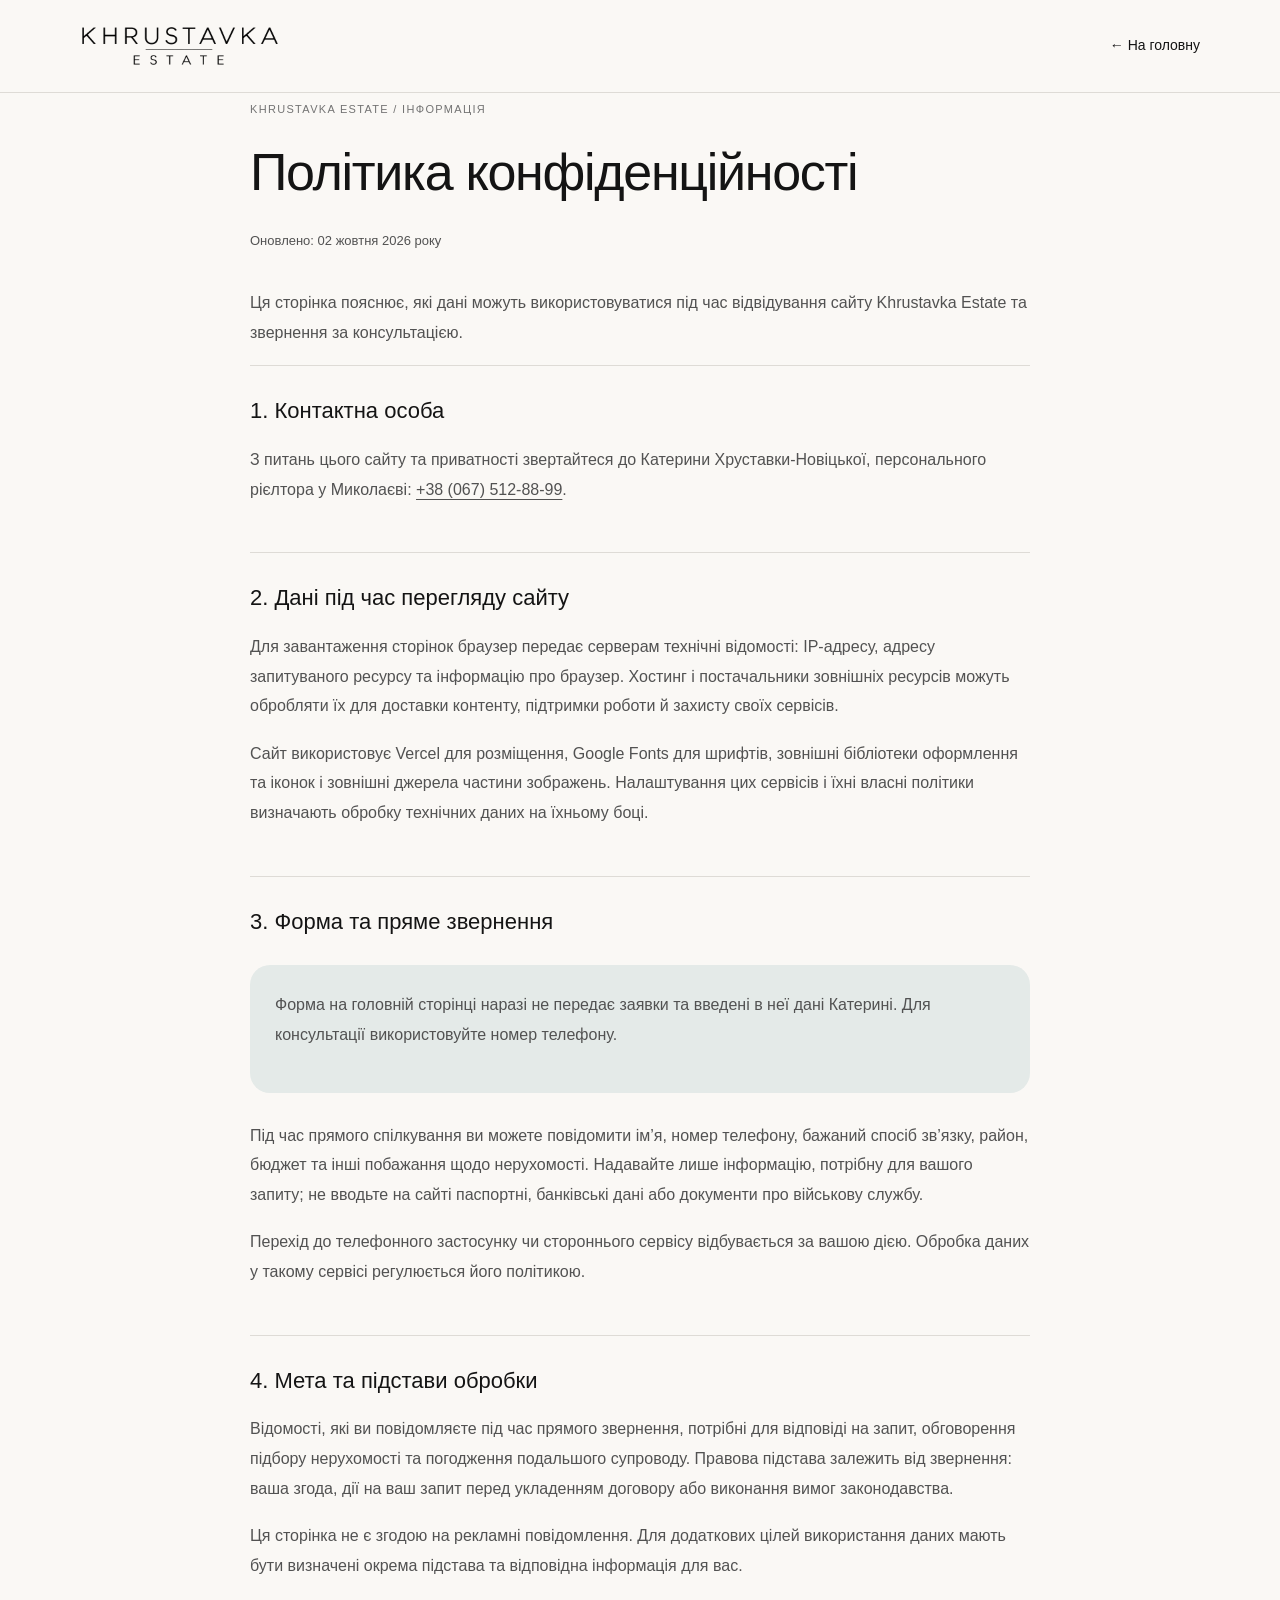
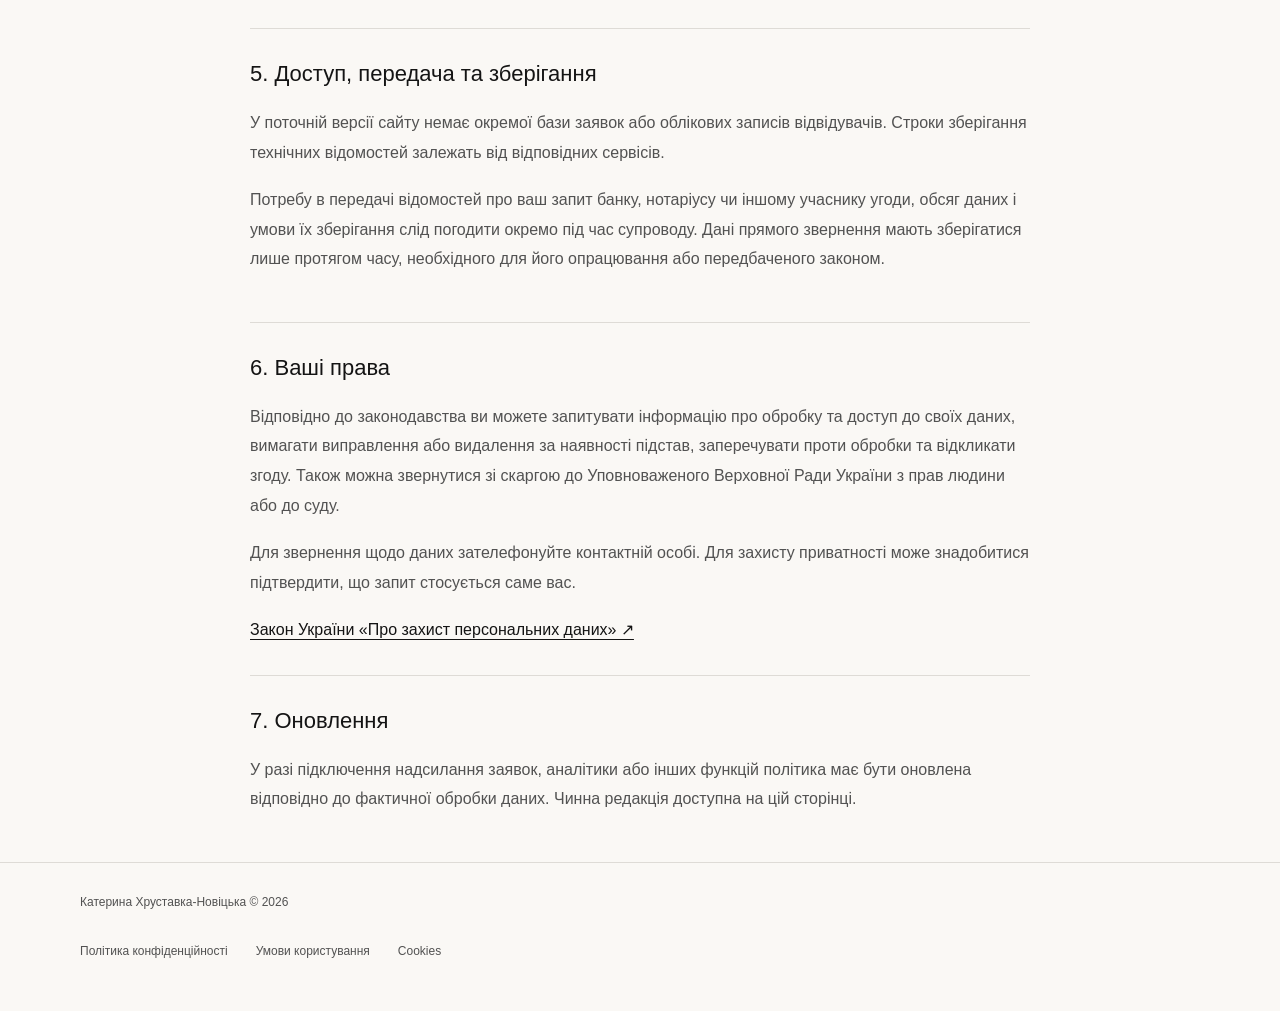
<file: privacy.html>
<!DOCTYPE html><html lang="uk"><head><meta charset="UTF-8"><meta name="viewport" content="width=device-width,initial-scale=1"><title>Політика конфіденційності | Khrustavka Estate</title><link rel="icon" href="/favicon.ico"><link rel="stylesheet" href="/legal.css"></head><body><header><div class="wrap"><a href="/" aria-label="Khrustavka Estate — на головну"><img src="/khrustavka-logo-v3.png" width="1200" height="248" alt="Khrustavka Estate"></a><a class="home" href="/">← На головну</a></div></header><main class="wrap"><span class="eyebrow">Khrustavka Estate / Інформація</span><h1>Політика конфіденційності</h1><p class="date">Оновлено: 02 жовтня 2026 року</p><p>Ця сторінка пояснює, які дані можуть використовуватися під час відвідування сайту Khrustavka Estate та звернення за консультацією.</p>
<section><h2>1. Контактна особа</h2><p>З питань цього сайту та приватності звертайтеся до Катерини Хруставки-Новіцької, персонального рієлтора у Миколаєві: <a class="contact" href="tel:+380675128899">+38 (067) 512-88-99</a>.</p></section>
<section><h2>2. Дані під час перегляду сайту</h2><p>Для завантаження сторінок браузер передає серверам технічні відомості: IP-адресу, адресу запитуваного ресурсу та інформацію про браузер. Хостинг і постачальники зовнішніх ресурсів можуть обробляти їх для доставки контенту, підтримки роботи й захисту своїх сервісів.</p><p>Сайт використовує Vercel для розміщення, Google Fonts для шрифтів, зовнішні бібліотеки оформлення та іконок і зовнішні джерела частини зображень. Налаштування цих сервісів і їхні власні політики визначають обробку технічних даних на їхньому боці.</p></section>
<section><h2>3. Форма та пряме звернення</h2><div class="note"><p>Форма на головній сторінці наразі не передає заявки та введені в неї дані Катерині. Для консультації використовуйте номер телефону.</p></div><p>Під час прямого спілкування ви можете повідомити ім’я, номер телефону, бажаний спосіб зв’язку, район, бюджет та інші побажання щодо нерухомості. Надавайте лише інформацію, потрібну для вашого запиту; не вводьте на сайті паспортні, банківські дані або документи про військову службу.</p><p>Перехід до телефонного застосунку чи стороннього сервісу відбувається за вашою дією. Обробка даних у такому сервісі регулюється його політикою.</p></section>
<section><h2>4. Мета та підстави обробки</h2><p>Відомості, які ви повідомляєте під час прямого звернення, потрібні для відповіді на запит, обговорення підбору нерухомості та погодження подальшого супроводу. Правова підстава залежить від звернення: ваша згода, дії на ваш запит перед укладенням договору або виконання вимог законодавства.</p><p>Ця сторінка не є згодою на рекламні повідомлення. Для додаткових цілей використання даних мають бути визначені окрема підстава та відповідна інформація для вас.</p></section>
<section><h2>5. Доступ, передача та зберігання</h2><p>У поточній версії сайту немає окремої бази заявок або облікових записів відвідувачів. Строки зберігання технічних відомостей залежать від відповідних сервісів.</p><p>Потребу в передачі відомостей про ваш запит банку, нотаріусу чи іншому учаснику угоди, обсяг даних і умови їх зберігання слід погодити окремо під час супроводу. Дані прямого звернення мають зберігатися лише протягом часу, необхідного для його опрацювання або передбаченого законом.</p></section>
<section><h2>6. Ваші права</h2><p>Відповідно до законодавства ви можете запитувати інформацію про обробку та доступ до своїх даних, вимагати виправлення або видалення за наявності підстав, заперечувати проти обробки та відкликати згоду. Також можна звернутися зі скаргою до Уповноваженого Верховної Ради України з прав людини або до суду.</p><p>Для звернення щодо даних зателефонуйте контактній особі. Для захисту приватності може знадобитися підтвердити, що запит стосується саме вас.</p><a href="https://zakon.rada.gov.ua/laws/show/2297-17" target="_blank" rel="noopener noreferrer">Закон України «Про захист персональних даних» ↗</a></section>
<section><h2>7. Оновлення</h2><p>У разі підключення надсилання заявок, аналітики або інших функцій політика має бути оновлена відповідно до фактичної обробки даних. Чинна редакція доступна на цій сторінці.</p></section></main><footer><div class="wrap"><span>Катерина Хруставка-Новіцька © 2026</span><nav class="legal-footer" aria-label="Правова інформація"><a href="/privacy.html">Політика конфіденційності</a><a href="/terms.html">Умови користування</a><a href="/cookies.html">Cookies</a></nav></div></footer></body></html>
</file>
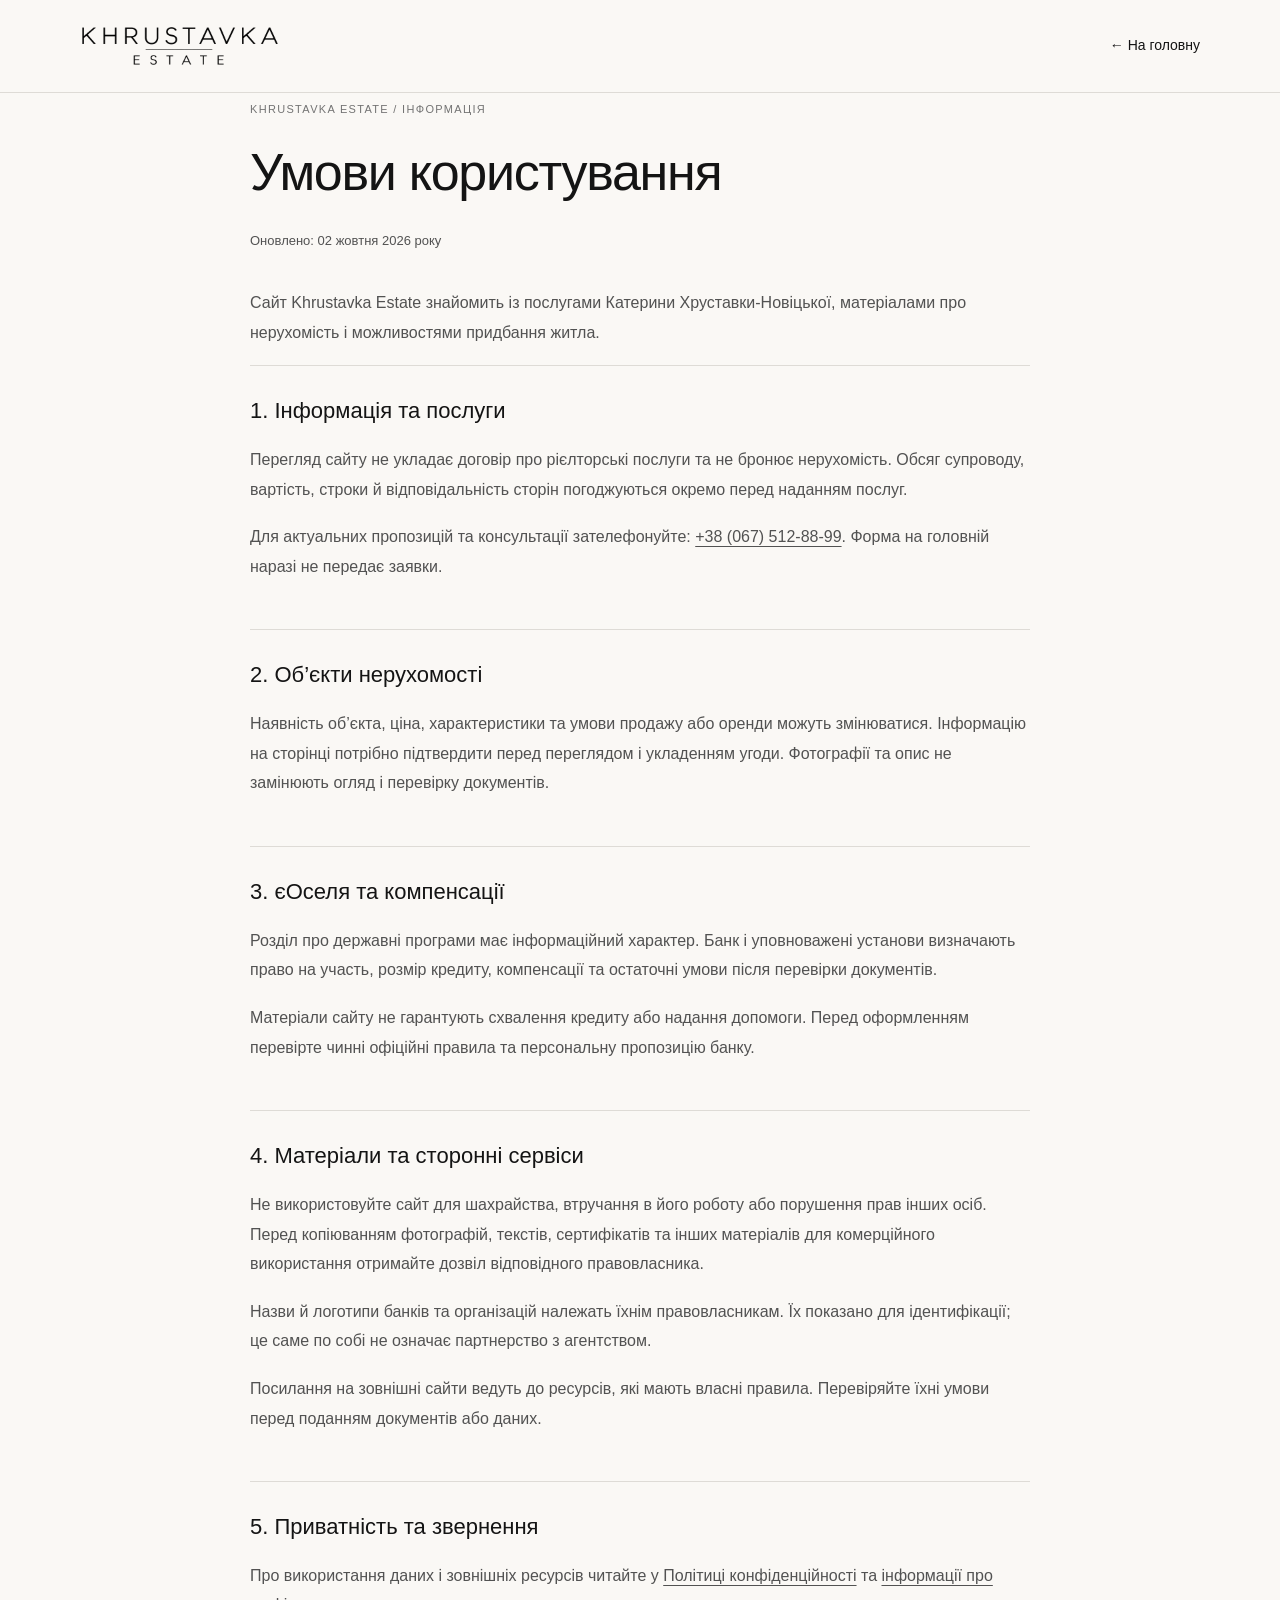
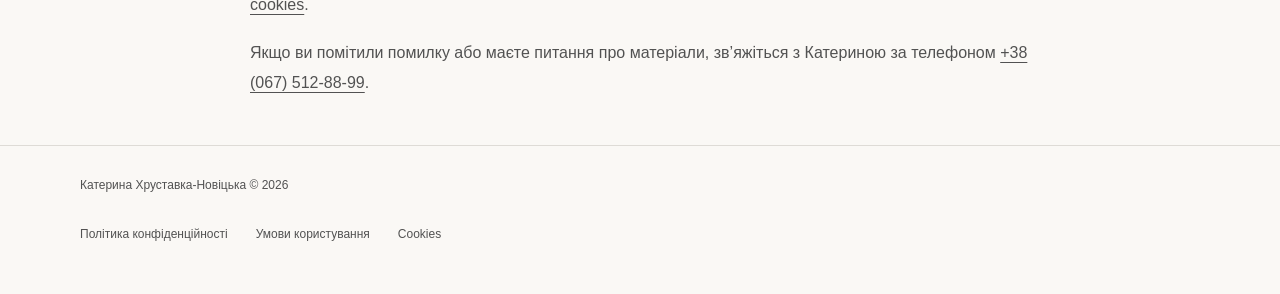
<file: terms.html>
<!DOCTYPE html><html lang="uk"><head><meta charset="UTF-8"><meta name="viewport" content="width=device-width,initial-scale=1"><title>Умови користування | Khrustavka Estate</title><link rel="icon" href="/favicon.ico"><link rel="stylesheet" href="/legal.css"></head><body><header><div class="wrap"><a href="/" aria-label="Khrustavka Estate — на головну"><img src="/khrustavka-logo-v3.png" width="1200" height="248" alt="Khrustavka Estate"></a><a class="home" href="/">← На головну</a></div></header><main class="wrap"><span class="eyebrow">Khrustavka Estate / Інформація</span><h1>Умови користування</h1><p class="date">Оновлено: 02 жовтня 2026 року</p><p>Сайт Khrustavka Estate знайомить із послугами Катерини Хруставки-Новіцької, матеріалами про нерухомість і можливостями придбання житла.</p>
<section><h2>1. Інформація та послуги</h2><p>Перегляд сайту не укладає договір про рієлторські послуги та не бронює нерухомість. Обсяг супроводу, вартість, строки й відповідальність сторін погоджуються окремо перед наданням послуг.</p><p>Для актуальних пропозицій та консультації зателефонуйте: <a href="tel:+380675128899">+38 (067) 512-88-99</a>. Форма на головній наразі не передає заявки.</p></section>
<section><h2>2. Об’єкти нерухомості</h2><p>Наявність об’єкта, ціна, характеристики та умови продажу або оренди можуть змінюватися. Інформацію на сторінці потрібно підтвердити перед переглядом і укладенням угоди. Фотографії та опис не замінюють огляд і перевірку документів.</p></section>
<section><h2>3. єОселя та компенсації</h2><p>Розділ про державні програми має інформаційний характер. Банк і уповноважені установи визначають право на участь, розмір кредиту, компенсації та остаточні умови після перевірки документів.</p><p>Матеріали сайту не гарантують схвалення кредиту або надання допомоги. Перед оформленням перевірте чинні офіційні правила та персональну пропозицію банку.</p></section>
<section><h2>4. Матеріали та сторонні сервіси</h2><p>Не використовуйте сайт для шахрайства, втручання в його роботу або порушення прав інших осіб. Перед копіюванням фотографій, текстів, сертифікатів та інших матеріалів для комерційного використання отримайте дозвіл відповідного правовласника.</p><p>Назви й логотипи банків та організацій належать їхнім правовласникам. Їх показано для ідентифікації; це саме по собі не означає партнерство з агентством.</p><p>Посилання на зовнішні сайти ведуть до ресурсів, які мають власні правила. Перевіряйте їхні умови перед поданням документів або даних.</p></section>
<section><h2>5. Приватність та звернення</h2><p>Про використання даних і зовнішніх ресурсів читайте у <a href="/privacy.html">Політиці конфіденційності</a> та <a href="/cookies.html">інформації про cookies</a>.</p><p>Якщо ви помітили помилку або маєте питання про матеріали, зв’яжіться з Катериною за телефоном <a href="tel:+380675128899">+38 (067) 512-88-99</a>.</p></section></main><footer><div class="wrap"><span>Катерина Хруставка-Новіцька © 2026</span><nav class="legal-footer" aria-label="Правова інформація"><a href="/privacy.html">Політика конфіденційності</a><a href="/terms.html">Умови користування</a><a href="/cookies.html">Cookies</a></nav></div></footer></body></html>
</file>
<file: legal.css>
*{box-sizing:border-box}html{scroll-behavior:smooth}body{margin:0;background:#FAF8F5;color:#141414;font-family:Arial,sans-serif;font-size:16px;line-height:1.85;-webkit-font-smoothing:antialiased}a{color:inherit;text-underline-offset:4px}a:focus-visible{outline:2px solid #525252;outline-offset:4px}.wrap{width:min(1120px,calc(100% - 80px));margin:auto}header{padding:24px 0;border-bottom:1px solid #dedbd6}header .wrap{display:flex;align-items:center;justify-content:space-between;gap:24px}header img{display:block;width:200px;height:auto}.home{font-size:14px;text-decoration:none;min-height:44px;display:inline-flex;align-items:center}main{max-width:780px;margin:70px auto 90px}.eyebrow{font-size:11px;letter-spacing:.12em;text-transform:uppercase;color:#737373}h1{font-size:clamp(32px,4.5vw,52px);line-height:1.2;font-weight:300;letter-spacing:-.025em;margin:18px 0 26px}h2{font-size:22px;font-weight:400;line-height:1.4;margin:0 0 18px}p{margin:0 0 18px;color:#525252}section{padding:30px 0;border-top:1px solid #dedbd6}.date{font-size:13px;margin-bottom:35px}.note{background:#E4EAE8;padding:25px;border-radius:20px;margin:28px 0}ul{padding-left:22px;color:#525252}li{margin:10px 0}.contact{font-weight:500}footer{border-top:1px solid #dedbd6;padding:28px 0 38px;font-size:12px;color:#525252}.legal-footer{display:flex;flex-wrap:wrap;gap:6px 28px;margin-top:16px}.legal-footer a{display:inline-flex;min-height:44px;align-items:center;text-decoration:none}.legal-footer a:hover{text-decoration:underline}@media(max-width:767px){.wrap{width:calc(100% - 40px)}header img{width:155px}header{padding:18px 0}main{margin:42px auto 56px}h1{font-size:34px;letter-spacing:-.01em;overflow-wrap:anywhere}h2{font-size:21px}section{padding:26px 0}.note{padding:22px}body{font-size:15px}.legal-footer{gap:4px 20px}}
</file>
